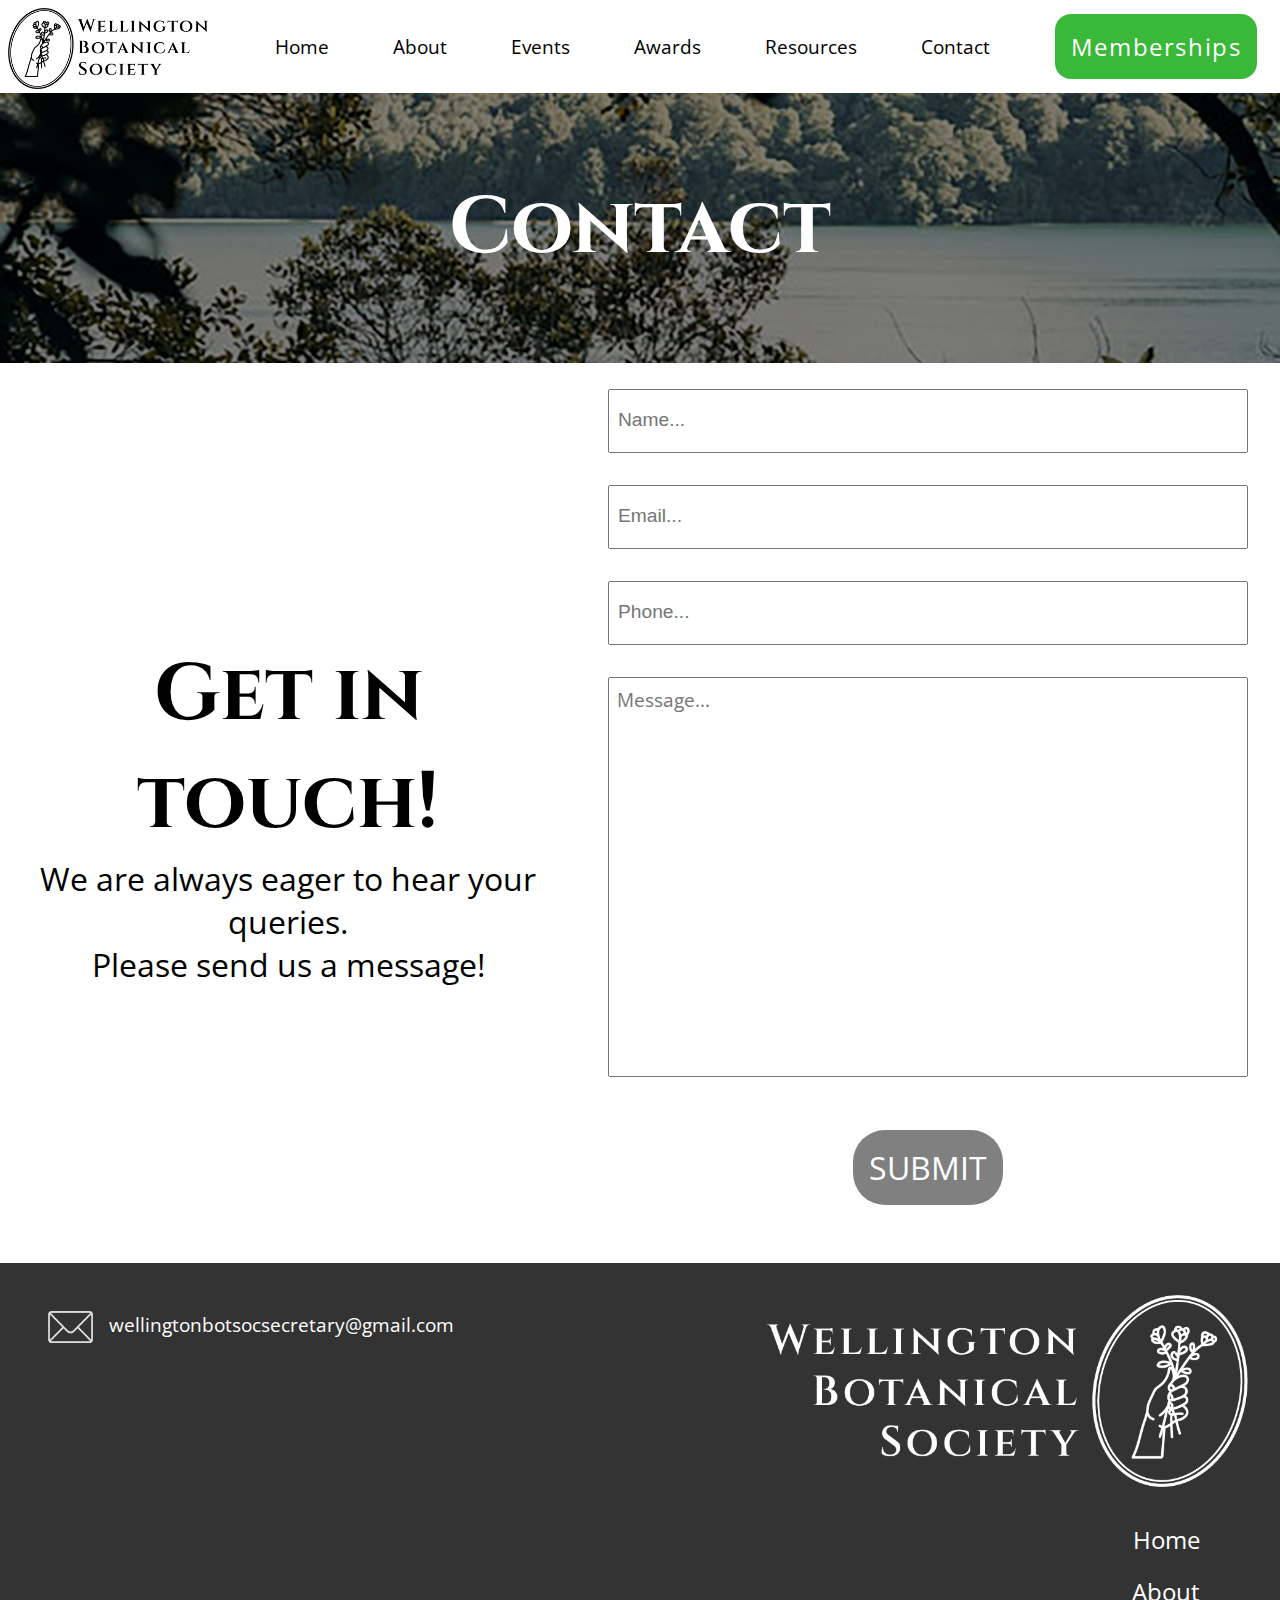
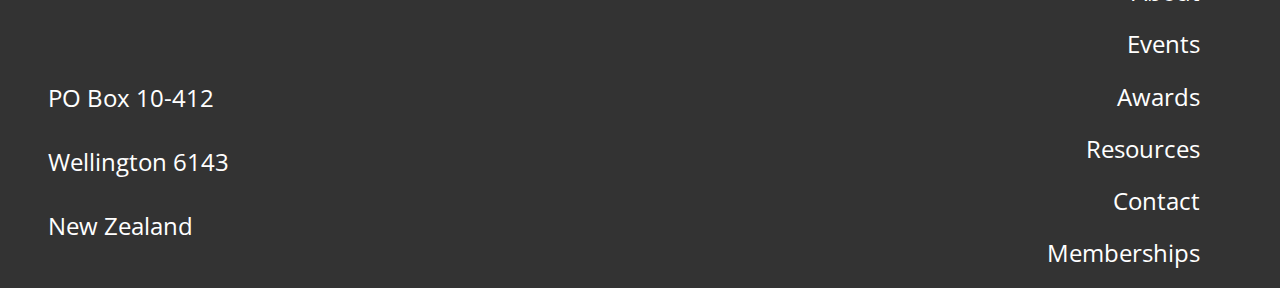
<file: wbs-sum1/html/contact.html>
<!DOCTYPE html>
<html lang="en">
<head>
    <meta charset="UTF-8">
    <meta http-equiv="X-UA-Compatible" content="IE=edge">
    <meta name="viewport" content="width=device-width, initial-scale=1.0">
    <script src="https://cdnjs.cloudflare.com/ajax/libs/jquery/3.6.0/jquery.min.js"></script>
    <title>Wellington Botanical Society</title>
    <link rel="preconnect" href="https://fonts.googleapis.com">
    <link rel="preconnect" href="https://fonts.gstatic.com" crossorigin>
    <link href="https://fonts.googleapis.com/css2?family=Cinzel:wght@400;500;600&family=Open+Sans&family=Playfair+Display+SC:wght@700&display=swap" rel="stylesheet">
    <link rel="stylesheet" href="../css/style.css">
</head>



<body>
  
  
  



  
    <header class="header">
        
        <nav class="header-nav">
                
            <a href="../html/index.html"><img class="header-nav__logo" src="../img/icons/wbs-mainlogo.png" alt="logo"></a>
                
                
            <ul class="header-nav__ul">
                <a href="../html/index.html"><li class="header-nav__li">Home</li></a>
                <a href="../html/about.html"><li class="header-nav__li">About</li></a>
                <a href="../html/events.html"><li class="header-nav__li">Events</li></a>
                <a href="../html/awards.html"><li class="header-nav__li">Awards</li></a>
                <a href="../html/resources.html"><li class="header-nav__li">Resources</li></a>
                <a href="../html/contact.html"><li class="header-nav__li">Contact</li></a>
            </ul>
        
            <a href="../html/membership.html"><button class="membership-btn">Memberships</button></a>            

        <img class="hamburger" id="hamburger" src="../img/icons/hamburger.svg" alt="hamburger">        
        
        </nav>    

                


        <div id="nav-mobile" class="nav-mobile" style="display:none">
            <ul class="nav-mobile__ul">
                <a href="../html/index.html"><li class="nav-mobile__li">Home</li></a>
                <a href="../html/about.html"><li class="nav-mobile__li">About</li></a>
                <a href="../html/events.html"><li class="nav-mobile__li">Events</li></a>
                <a href="../html/awards.html"><li class="nav-mobile__li">Awards</li></a>
                <a href="../html/resources.html"><li class="nav-mobile__li">Resources</li></a>
                <a href="../html/contact.html"><li class="nav-mobile__li">Contact</li></a>
                <a href="../html/membership.html"><li class="nav-mobile__li">Memberships</li></a>
            </ul>
        </div>
            
            
    </header>



    <section class="contact-intro">
        <h1 class="contact-intro__header">Contact</h1>
    </section>






    <section class="contact-container">
        

            <div class="contact-container__text">
                <h1 class="contact-container__header">Get in touch!</h1>
                <p class="contact-container__paragraph">
                    We are always eager to hear your queries. <br>Please send us a message!
                </p>
            </div>

        
        <div class="contact-container__form">
            
            <form>
                
                
                
                <div class="contact-container__div">    
                    <input type="text" class="contact-form" placeholder="Name...">
                </div>    
                
                
                
                <div class="contact-container__div">    
                    <input type="text" class="contact-form" placeholder="Email...">
                </div>    
                
                
                
                <div class="contact-container__div">    
                    <input type="text" class="contact-form" placeholder="Phone...">
                </div>    
                
                
                
                <div class="contact-container__div">    
                    <textarea placeholder="Message..."  class="contact-form__message"></textarea>
                </div>
            
                <button class="contact-form__button">submit</button>
            
            </form>
        
        </div>

    </section>












    <footer class="footer">

        <div class="footer-left">
            <div class="footer-email">
                <img class="footer-semiotic" src="../img/icons/email.png" alt="email-logo">
                <p class="footer-paragraph">   
                    wellingtonbotsocsecretary@gmail.com
                </p>
            </div>

            <br>

            <div class="footer-pobox">
                <p class="pobox">
                    PO Box 10-412<br>
                    Wellington 6143<br>
                    New Zealand<br>
                </p>
            </div>
        </div>



        <div class="footer-right">
            <nav class="footer-nav">

                <a href="index.html"><img class="footer-logo" src="../img/icons/wbslogo-white.png" alt="wbs-logo"></a>
        
                <br>
                    
                    <ul class="footer-nav__list">
                        <a href="index.html"><li class="footer-nav__list-items">Home</li></a>
        
                        <a href="about.html"><li class="footer-nav__list-items">About</li></a>
        
                        <a href="events.html"><li class="footer-nav__list-items">Events</li></a>
        
                        <a href="awards.html"><li class="footer-nav__list-items">Awards</li></a>
        
                        <a href="resources.html"><li class="footer-nav__list-items">Resources</li></a>

                        <a href="contact.html"><li class="footer-nav__list-items">Contact</li></a>

                        <a href="membership.html"><li class="footer-nav__list-items">Memberships</li></a>
                    </ul>
                </nav>
        </div>


    </footer>

    <script src="../script.js"></script>
</body>



</html>
</file>
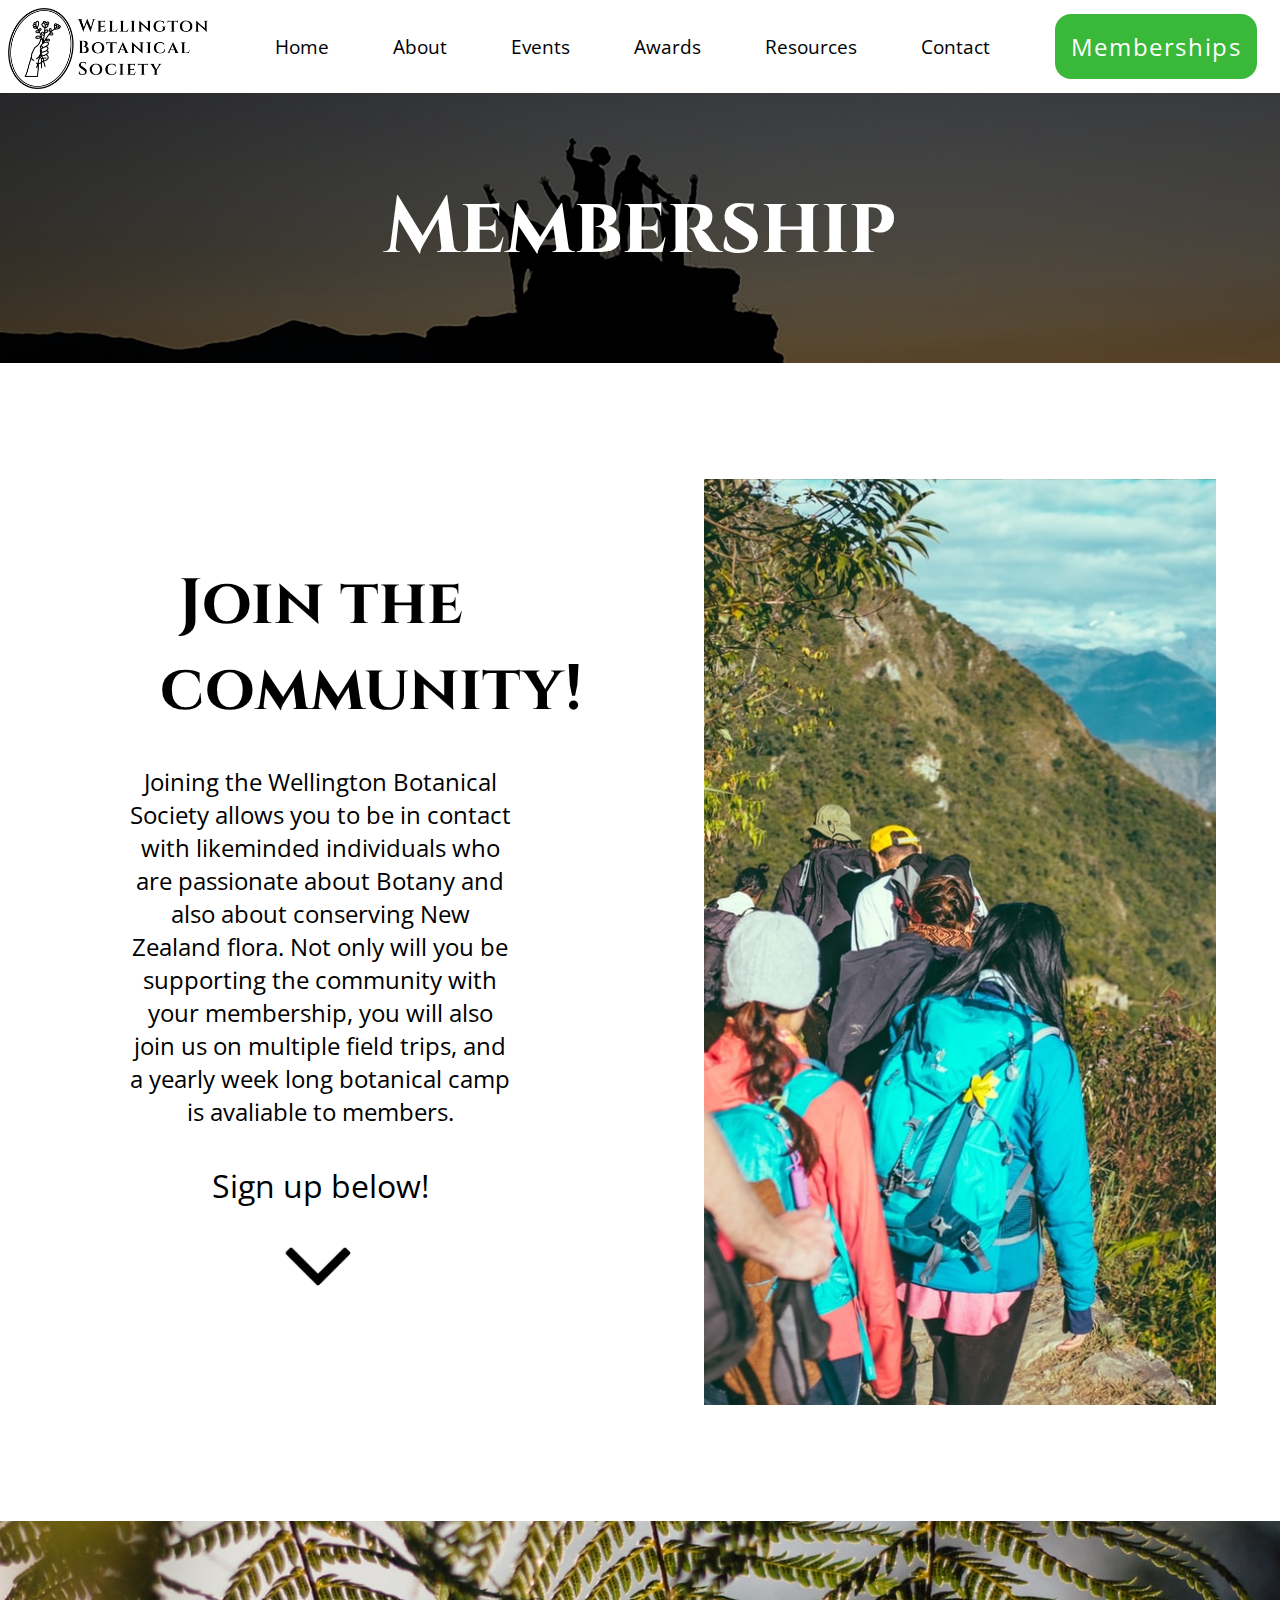
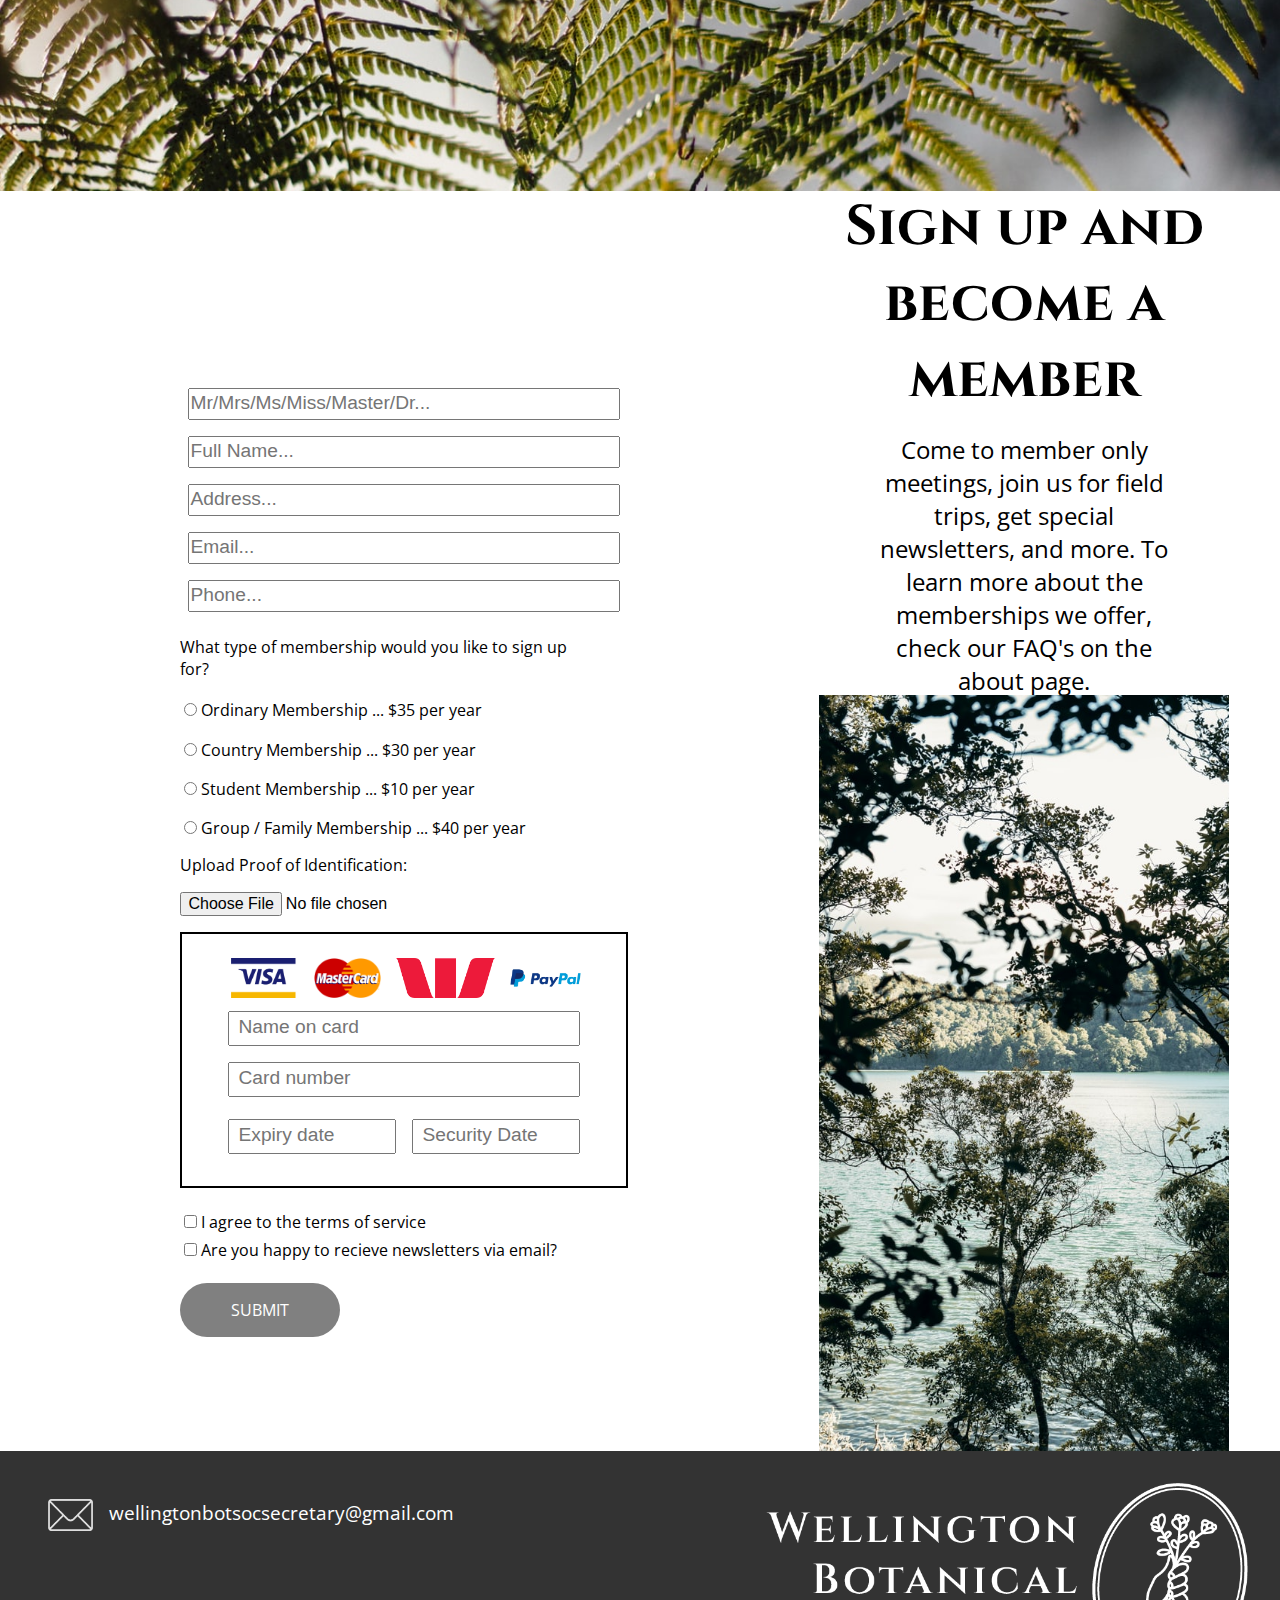
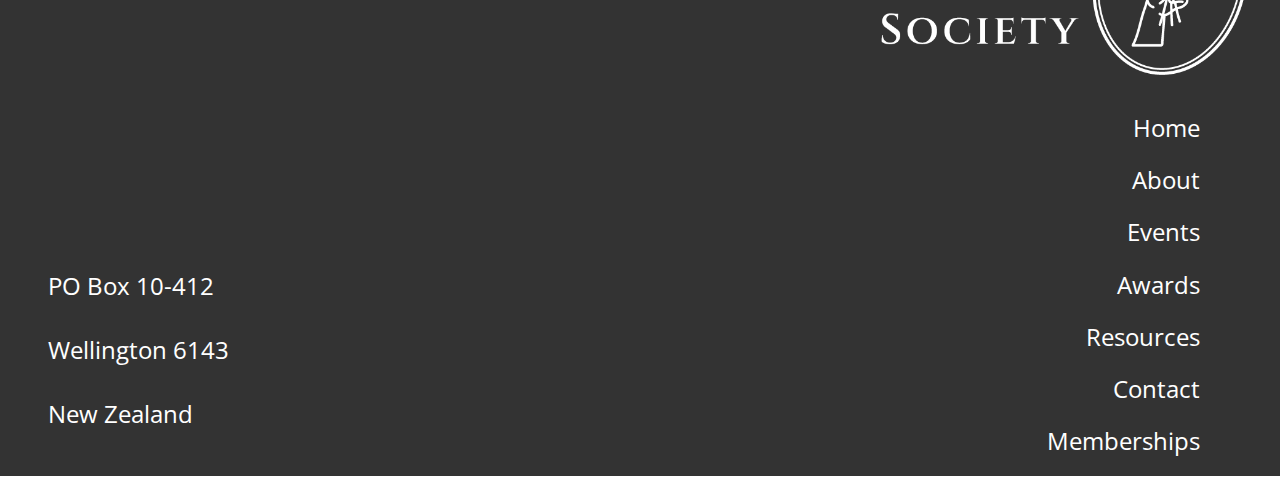
<file: wbs-sum1/html/membership.html>
<!DOCTYPE html>
<html lang="en">
<head>
    <meta charset="UTF-8">
    <meta http-equiv="X-UA-Compatible" content="IE=edge">
    <meta name="viewport" content="width=device-width, initial-scale=1.0">
    <script src="https://cdnjs.cloudflare.com/ajax/libs/jquery/3.6.0/jquery.min.js"></script>
    <title>Wellington Botanical Society</title>
    <link rel="preconnect" href="https://fonts.googleapis.com">
    <link rel="preconnect" href="https://fonts.gstatic.com" crossorigin>
    <link href="https://fonts.googleapis.com/css2?family=Cinzel:wght@400;500;600&family=Open+Sans&family=Playfair+Display+SC:wght@700&display=swap" rel="stylesheet">
    <link rel="stylesheet" href="../css/style.css">
</head>



<body>
  
  
  



  
    <header class="header">
        
        <nav class="header-nav">
                
            <a href="../html/index.html"><img class="header-nav__logo" src="../img/icons/wbs-mainlogo.png" alt="logo"></a>
                
                
            <ul class="header-nav__ul">
                <a href="../html/index.html"><li class="header-nav__li">Home</li></a>
                <a href="../html/about.html"><li class="header-nav__li">About</li></a>
                <a href="../html/events.html"><li class="header-nav__li">Events</li></a>
                <a href="../html/awards.html"><li class="header-nav__li">Awards</li></a>
                <a href="../html/resources.html"><li class="header-nav__li">Resources</li></a>
                <a href="../html/contact.html"><li class="header-nav__li">Contact</li></a>
            </ul>
        
            <a href="../html/membership.html"><button class="membership-btn">Memberships</button></a>            

        <img class="hamburger" id="hamburger" src="../img/icons/hamburger.svg" alt="hamburger">        
        
        </nav>    

                


        <div id="nav-mobile" class="nav-mobile" style="display:none">
            <ul class="nav-mobile__ul">
                <a href="../html/index.html"><li class="nav-mobile__li">Home</li></a>
                <a href="../html/about.html"><li class="nav-mobile__li">About</li></a>
                <a href="../html/events.html"><li class="nav-mobile__li">Events</li></a>
                <a href="../html/awards.html"><li class="nav-mobile__li">Awards</li></a>
                <a href="../html/resources.html"><li class="nav-mobile__li">Resources</li></a>
                <a href="../html/contact.html"><li class="nav-mobile__li">Contact</li></a>
                <a href="../html/membership.html"><li class="nav-mobile__li">Memberships</li></a>
            </ul>
        </div>
            
            
    </header>

    <section class="membership-intro">
        <h1 class="membership-intro__header">Membership</h1>
    </section>




    <section class="membership-welcome__container">
       
        
        <div class="membership-welcome__info">
            <h1 class="membership-welcome__header">Join the community!</h1>
            <p class="membership-welcome__paragraph">Joining the Wellington Botanical Society allows you to be in contact with likeminded individuals who are passionate about Botany and also about conserving New Zealand flora. Not only will you be supporting the community with your membership, you will also join us on multiple field trips, and a yearly week long botanical camp is avaliable to members.</p>
            <br><br>
            <p class="membership-welcome__signup">Sign up below!</p>
            <img src="../img/icons/arrow.png" alt="arrow" class="membership-arrow">
        </div>


        <div class="membership-welcome__photo">
            <div class="membership-welcome__pic"></div>
        </div>
    
    </section>




    <section class="membership-break"></section>





    <section id="membership-form__container" class="membership-form__container">
        
        
        <div class="membership-form__left">
            <div class="membership-form__container-fillin">
                <input type="text" class="membership-form__left-title" placeholder="Mr/Mrs/Ms/Miss/Master/Dr...">
                <input type="text" class="membership-form__left-title" placeholder="Full Name...">
                <input type="text" class="membership-form__left-title" placeholder="Address...">
                <input type="text" class="membership-form__left-title" placeholder="Email...">
                <input type="text" class="membership-form__left-title" placeholder="Phone...">
                
                <p class="membership-form__left-text">What type of membership would you like to sign up for?</p>

                <div class="input-membership">
                    <input type="radio" id="ordinary" name="membership-type" value="Ordinary Membership" class="membership-form__left-radio">
                    <label for="ordinary">Ordinary Membership ... $35 per year</label>
                </div> 
                <div class="input-membership"> 
                    <input type="radio" id="country" name="membership-type" value="Country Membership" class="membership-form__left-radio">
                    <label for="country">Country Membership ... $30 per year</label>
                </div>
                <div class="input-membership">   
                    <input type="radio" id="student" name="membership-type" value="Student Membership" class="membership-form__left-radio">
                    <label for="student">Student Membership ... $10 per year</label>
                </div>    
                <div class="input-membership"> 
                    <input type="radio" id="family" name="membership-type" value="Family Membership" class="membership-form__left-radio">
                    <label for="family">Group / Family Membership ... $40 per year</label>
                </div> 

                <div class="input-membership__id">
                    <label for="upload-id">Upload Proof of Identification:</label>  
                    <input type="file" class="upload-id" id="upload-id">
                </div>
                


                <div class="payment">
                    
                    <div class="payment-icons">

                        <img class="payment-icons__img" src="../img/payment/visa.jpg" alt="visa-logo">
                        <img class="payment-icons__img" src="../img/payment/mastercard.png" alt="mastercard-logo">
                        <img class="payment-icons__img" src="../img/payment/westpac.png" alt="westpac-logo">
                        <img class="payment-icons__img" src="../img/payment/paypal.jpg" alt="paypal-logo">
                    
                    </div>



                    <div class="payment-details">

                        <input type="text" class="payment-details__one" placeholder="Name on card">
                        <input type="text" class="payment-details__two" placeholder="Card number">
                    </div>    
                        
                    <div class="payment-details__div-two">   
                        <input type="text" class="payment-details__three" placeholder="Expiry date">
                        <input type="text" class="payment-details__four" placeholder="Security Date">

                    </div>

                </div>

                <div class="input-membership">
                    <input type="checkbox" class="deets">
                    <label for="terms">I agree to the terms of service</label>
                </div>

                <div class="input-membership">
                    <input type="checkbox" class="deets-two">
                    <label for="recieve">Are you happy to recieve newsletters via email?</label>
                </div>

                <button class="membership-submit">submit</button>
            </div>
        </div>
        
        
        
        
        
        
        <div class="membership-form__right">
            <div class="form-right__info">
                <h1 class="form-right__header">Sign up and become a member</h1>
                <p class="form-right__paragraph">
                    Come to member only meetings, join us for field trips, get special newsletters, and more. To learn more about the memberships we offer, check our FAQ's on the about page.
                </p>
            </div>
            <div class="form-right__photo">
                <div class="form-right__pic"></div>
            </div>
        </div>
    
    
    
    </section>







    <footer class="footer">

        <div class="footer-left">
            <div class="footer-email">
                <img class="footer-semiotic" src="../img/icons/email.png" alt="email-logo">
                <p class="footer-paragraph">   
                    wellingtonbotsocsecretary@gmail.com
                </p>
            </div>

            <br>

            <div class="footer-pobox">
                <p class="pobox">
                    PO Box 10-412<br>
                    Wellington 6143<br>
                    New Zealand<br>
                </p>
            </div>
        </div>



        <div class="footer-right">
            <nav class="footer-nav">

                <a href="index.html"><img class="footer-logo" src="../img/icons/wbslogo-white.png" alt="wbs-logo"></a>
        
                <br>
                    
                    <ul class="footer-nav__list">
                        <a href="index.html"><li class="footer-nav__list-items">Home</li></a>
        
                        <a href="about.html"><li class="footer-nav__list-items">About</li></a>
        
                        <a href="events.html"><li class="footer-nav__list-items">Events</li></a>
        
                        <a href="awards.html"><li class="footer-nav__list-items">Awards</li></a>
        
                        <a href="resources.html"><li class="footer-nav__list-items">Resources</li></a>

                        <a href="contact.html"><li class="footer-nav__list-items">Contact</li></a>

                        <a href="membership.html"><li class="footer-nav__list-items">Memberships</li></a>
                    </ul>
                </nav>
        </div>


    </footer>

    <script src="../script.js"></script>
</body>



</html>
</file>
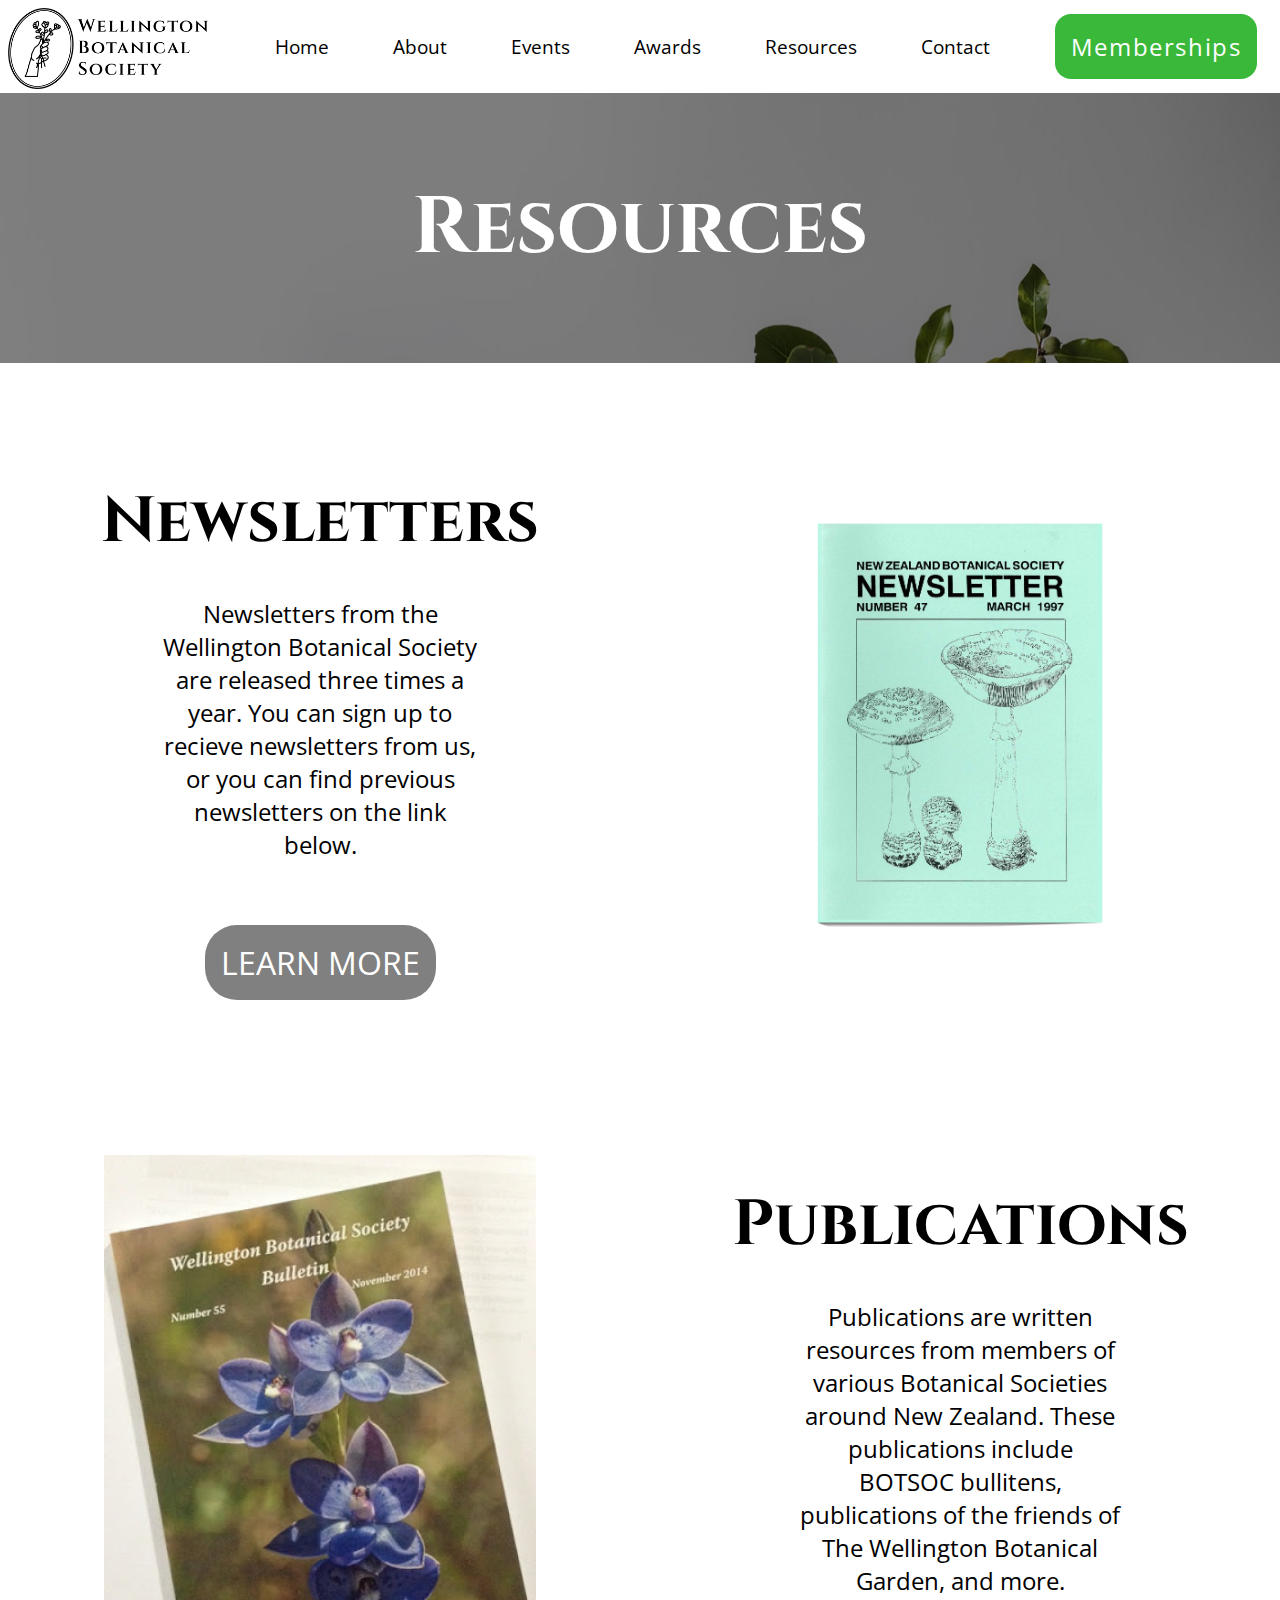
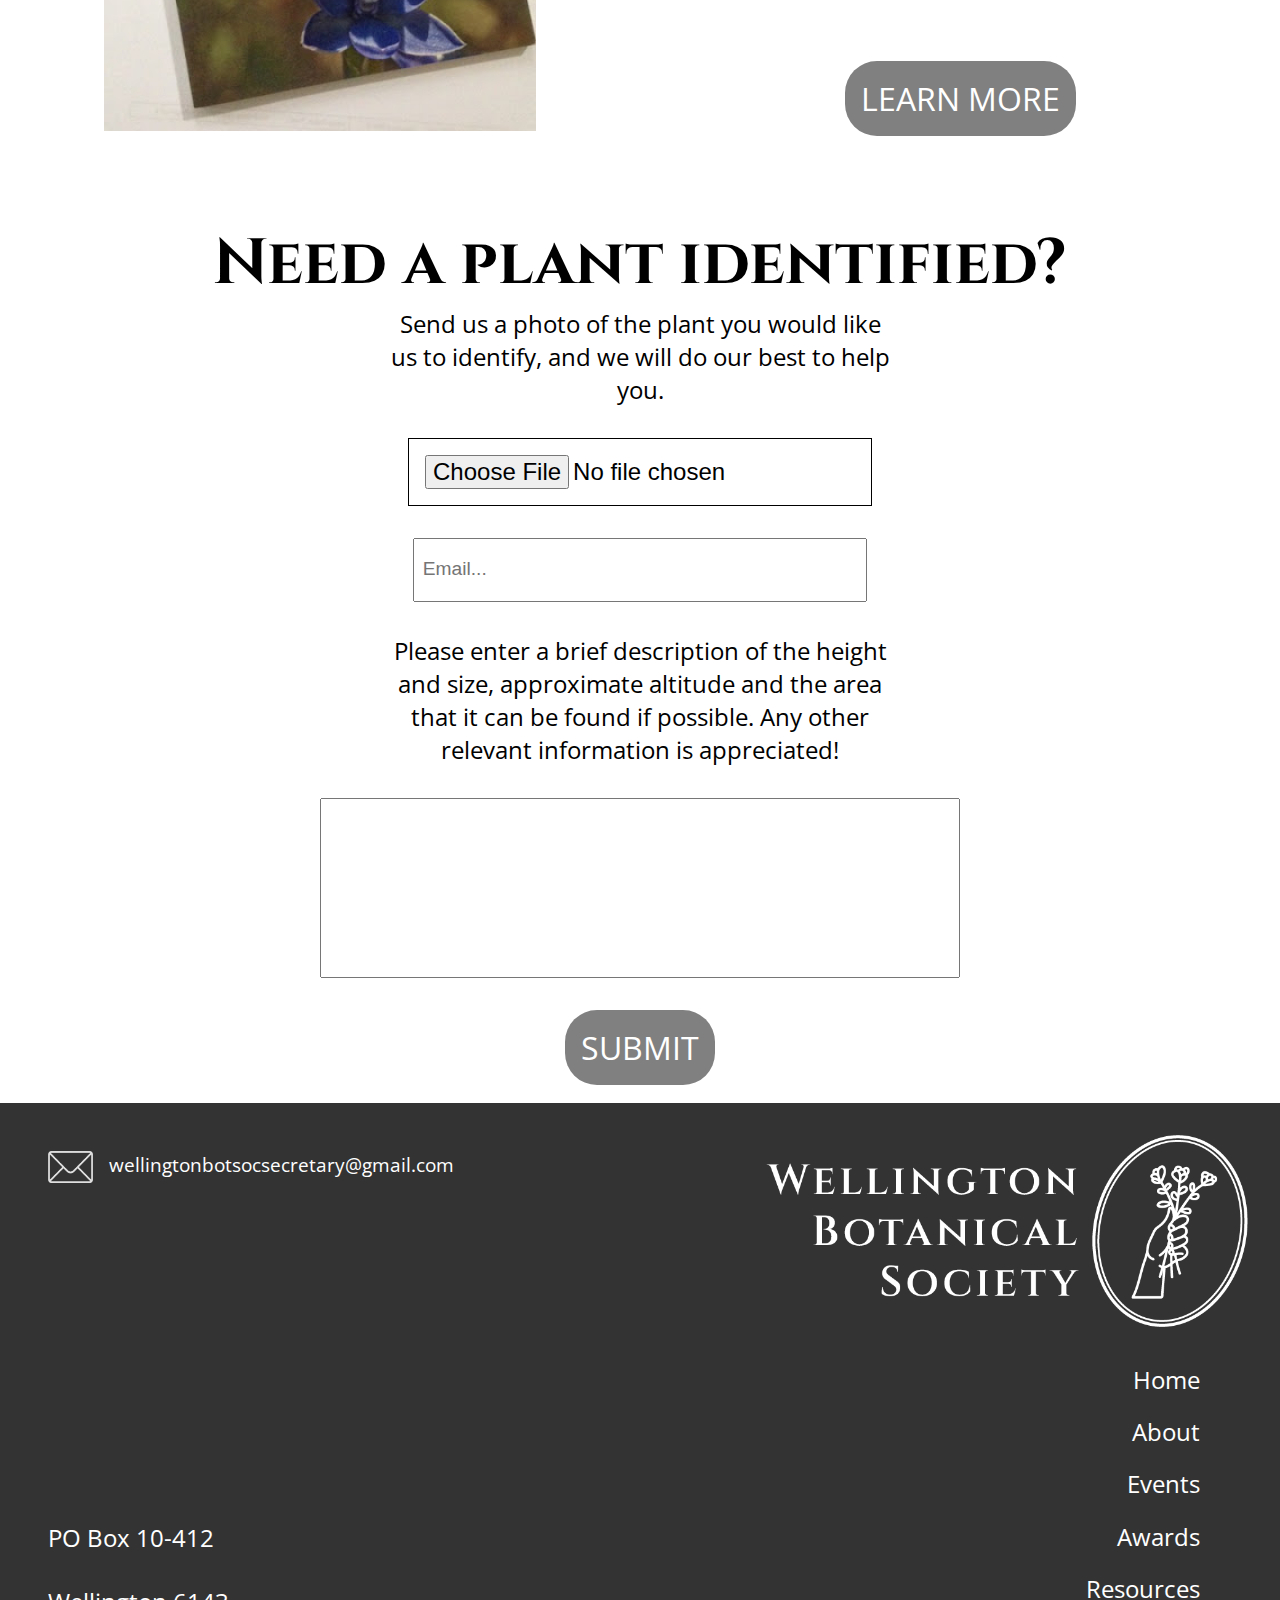
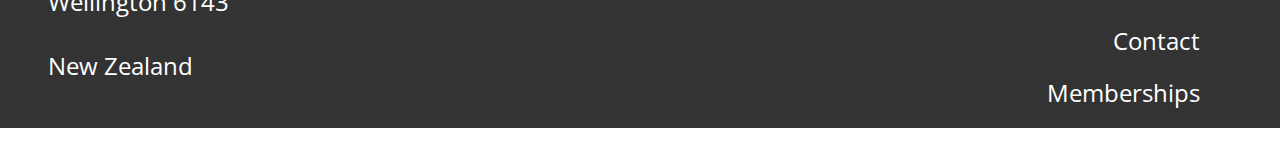
<file: wbs-sum1/html/resources.html>
<!DOCTYPE html>
<html lang="en">
<head>
    <meta charset="UTF-8">
    <meta http-equiv="X-UA-Compatible" content="IE=edge">
    <meta name="viewport" content="width=device-width, initial-scale=1.0">
    <script src="https://cdnjs.cloudflare.com/ajax/libs/jquery/3.6.0/jquery.min.js"></script>
    <title>Wellington Botanical Society</title>
    <link rel="preconnect" href="https://fonts.googleapis.com">
    <link rel="preconnect" href="https://fonts.gstatic.com" crossorigin>
    <link href="https://fonts.googleapis.com/css2?family=Cinzel:wght@400;500;600&family=Open+Sans&family=Playfair+Display+SC:wght@700&display=swap" rel="stylesheet">
    <link rel="stylesheet" href="../css/style.css">
</head>



<body>
  
  
  



  
    <header class="header">
        
        <nav class="header-nav">
                
            <a href="../html/index.html"><img class="header-nav__logo" src="../img/icons/wbs-mainlogo.png" alt="logo"></a>
                
                
            <ul class="header-nav__ul">
                <a href="../html/index.html"><li class="header-nav__li">Home</li></a>
                <a href="../html/about.html"><li class="header-nav__li">About</li></a>
                <a href="../html/events.html"><li class="header-nav__li">Events</li></a>
                <a href="../html/awards.html"><li class="header-nav__li">Awards</li></a>
                <a href="../html/resources.html"><li class="header-nav__li">Resources</li></a>
                <a href="../html/contact.html"><li class="header-nav__li">Contact</li></a>
            </ul>
        
            <a href="../html/membership.html"><button class="membership-btn">Memberships</button></a>            

        <img class="hamburger" id="hamburger" src="../img/icons/hamburger.svg" alt="hamburger">        
        
        </nav>    

                


        <div id="nav-mobile" class="nav-mobile" style="display:none">
            <ul class="nav-mobile__ul">
                <a href="../html/index.html"><li class="nav-mobile__li">Home</li></a>
                <a href="../html/about.html"><li class="nav-mobile__li">About</li></a>
                <a href="../html/events.html"><li class="nav-mobile__li">Events</li></a>
                <a href="../html/awards.html"><li class="nav-mobile__li">Awards</li></a>
                <a href="../html/resources.html"><li class="nav-mobile__li">Resources</li></a>
                <a href="../html/contact.html"><li class="nav-mobile__li">Contact</li></a>
                <a href="../html/membership.html"><li class="nav-mobile__li">Memberships</li></a>
            </ul>
        </div>
            
            
    </header>

    <section class="resources-intro">
        <h1 class="resources-intro__header">Resources</h1>
    </section>





    <section class="newsletter-container">
        <div class="newsletter-info">
            <h1 class="newsletter-info__header">Newsletters</h1>
            <p class="newsletter-info__paragraph">Newsletters from the Wellington Botanical Society are released three times a year. You can sign up to recieve newsletters from us, or you can find previous newsletters on the link below. </p>
            <button class="newsletter-btn">learn more</button>
        </div>

        <div class="newsletter-photo">
            <div class="newsletter-pic"></div>
        </div>
    </section>








    <section class="publications-container">
        <div class="publications-photo">
            <div class="publications-photo__pic"></div>
        </div>

        <div class="publications-info">
            <h1 class="publications-info__header">Publications</h1>
            <p class="publications-info__paragraph">Publications are written resources from members of various Botanical Societies around New Zealand. These publications include BOTSOC bullitens, publications of the friends of The Wellington Botanical Garden, and more.</p>
            <button class="publications-btn">learn more</button>
        </div>
    </section>




    <section class="identification-container">
        <h1 class="identification-header">Need a plant identified?</h1>
        <p class="identification-info">Send us a photo of the plant you would like us to identify, and we will do our best to help you.</p>
        <input type="file" class="identification-file" accept="image/*">
        <input type="text" placeholder="Email..." class="identification-email">
        <p class="identification-info">Please enter a brief description of the height and size, approximate altitude and the area that it can be found if possible. Any other relevant information is appreciated!</p>
        <input type="text-area" class="identification-textarea">
        <button class="identification-submit">submit</button>
    </section>








    <footer class="footer">

        <div class="footer-left">
            <div class="footer-email">
                <img class="footer-semiotic" src="../img/icons/email.png" alt="email-logo">
                <p class="footer-paragraph">   
                    wellingtonbotsocsecretary@gmail.com
                </p>
            </div>

            <br>

            <div class="footer-pobox">
                <p class="pobox">
                    PO Box 10-412<br>
                    Wellington 6143<br>
                    New Zealand<br>
                </p>
            </div>
        </div>



        <div class="footer-right">
            <nav class="footer-nav">

                <a href="index.html"><img class="footer-logo" src="../img/icons/wbslogo-white.png" alt="wbs-logo"></a>
        
                <br>
                    
                    <ul class="footer-nav__list">
                        <a href="index.html"><li class="footer-nav__list-items">Home</li></a>
        
                        <a href="about.html"><li class="footer-nav__list-items">About</li></a>
        
                        <a href="events.html"><li class="footer-nav__list-items">Events</li></a>
        
                        <a href="awards.html"><li class="footer-nav__list-items">Awards</li></a>
        
                        <a href="resources.html"><li class="footer-nav__list-items">Resources</li></a>

                        <a href="contact.html"><li class="footer-nav__list-items">Contact</li></a>

                        <a href="membership.html"><li class="footer-nav__list-items">Memberships</li></a>
                    </ul>
                </nav>
        </div>


    </footer>

    <script src="../script.js"></script>
</body>



</html>
</file>
<file: wbs-sum1/css/style.css>
* {
  margin: 0;
  padding: 0;
  box-sizing: border-box;
  text-decoration: none; }

a {
  color: inherit; }

body {
  overflow-x: hidden; }

.header {
  min-height: 10vh;
  width: 100vw; }
  .header-nav {
    display: flex;
    align-items: center;
    justify-content: space-between; }
  .header-nav__logo {
    height: 9vh;
    margin-left: 0.5rem;
    margin-top: 0.5rem; }
  .header-nav__ul {
    display: flex;
    list-style: none; }
  .header-nav__li {
    padding: 2rem;
    font-family: 'Open Sans', sans-serif;
    font-size: 1.2rem; }
  .header .nav-mobile {
    display: none;
    width: 100vw;
    height: 90vh;
    background: url(../img/overlay/cute-plant-overlay.png);
    background-position: center;
    background-size: cover;
    background-repeat: no-repeat;
    z-index: 5;
    display: flex;
    justify-content: center;
    align-items: center;
    text-align: center; }
    .header .nav-mobile__ul {
      font-size: 2rem;
      list-style: none; }
    .header .nav-mobile__li {
      padding: 1rem;
      font-family: 'Open Sans', sans-serif;
      letter-spacing: 0.1rem;
      color: white; }

.membership-btn {
  font-size: 1.5rem;
  padding: 1rem;
  border-radius: 1rem;
  color: white;
  background: #39b839;
  border: none;
  cursor: pointer;
  font-family: 'Open Sans', sans-serif;
  letter-spacing: 0.1rem;
  margin-right: 2.5vh; }
  .membership-btn .membership-btn:hover {
    background: black;
    transition: 0.2s all ease; }

.hamburger {
  height: 2rem;
  padding-right: 2rem;
  cursor: pointer;
  display: none; }

@media (max-width: 600px) {
  .header-nav__ul {
    display: none; }

  .hamburger {
    display: block; }

  .membership-btn {
    display: none !important; } }
@media (min-width: 601px) and (max-width: 1023px) {
  .header-nav__ul {
    display: none; }

  .hamburger {
    display: block; }

  .membership-btn {
    display: none; } }
.intro-section {
  height: 90vh;
  width: 100vw;
  background: url(../img/ferns.jpg);
  background-position: center;
  background-size: cover; }
  .intro-section .intro-div__one {
    background: rgba(0, 0, 0, 0.5);
    height: 100%;
    width: 55%;
    display: flex;
    float: right;
    flex-direction: column;
    justify-content: center;
    align-items: flex-start; }
  @media (max-width: 600px) {
    .intro-section .intro-div__one {
      width: 100%;
      justify-content: center;
      align-items: center;
      text-align: center; } }
  @media (min-width: 601px) and (max-width: 1023px) {
    .intro-section .intro-div__one {
      width: 100%;
      display: flex;
      justify-content: center;
      align-items: center;
      text-align: center; } }

.intro-header {
  font-family: 'Cinzel', serif;
  font-size: 5rem;
  color: white;
  width: 80%;
  margin-left: 3rem; }

@media (max-width: 600px) {
  .intro-header {
    font-size: 3rem;
    margin: 0 auto; } }
@media (min-width: 601px) and (max-width: 1023px) {
  .intro-header {
    font-size: 4rem;
    margin: 0 auto; } }
.intro-paragraph {
  font-family: 'Open Sans', sans-serif;
  font-size: 2rem;
  color: white;
  margin: 3rem;
  width: 50%; }

@media (max-width: 600px) {
  .intro-paragraph {
    font-size: 1.4rem;
    margin: 0 auto; } }
@media (min-width: 601px) and (max-width: 1023px) {
  .intro-paragraph {
    font-size: 1.7rem;
    margin: 0 auto; } }
.intro-btn__cta {
  font-family: 'Open Sans', sans-serif;
  text-transform: uppercase;
  font-size: 2rem;
  padding: 1rem;
  border-radius: 2rem;
  border: none;
  background: grey;
  color: white;
  cursor: pointer;
  margin-left: 3rem; }

@media (max-width: 600px) {
  .intro-btn__cta {
    margin: 0 auto;
    font-size: 1.5rem;
    margin-top: 2rem; } }
@media (min-width: 601px) and (max-width: 1023px) {
  .intro-btn__cta {
    margin: 0 auto;
    font-size: 1.5rem;
    margin-top: 2rem; } }
.welcome {
  height: 100vh;
  width: 100vw;
  display: flex; }
  .welcome-container {
    height: 100%;
    width: 50%;
    display: flex;
    flex-wrap: wrap;
    flex-direction: column;
    justify-content: center;
    align-items: center; }
  .welcome-container__pic {
    height: 80%;
    width: 80%;
    background: url(../img/greenery.jpeg);
    background-position: center;
    background-size: cover;
    background-repeat: no-repeat; }

@media (max-width: 600px) {
  .welcome {
    display: flex;
    flex-wrap: wrap-reverse;
    height: 50vh; }
    .welcome-container {
      display: none; }
    .welcome-container__pic {
      height: 100%;
      width: 100%; } }
@media (min-width: 601px) and (max-width: 1023px) {
  .welcome {
    height: 80vh;
    display: flex;
    flex-wrap: wrap-reverse; }
    .welcome-container {
      display: none; }
    .welcome-container__pic {
      height: 100%;
      width: 100%; } }
.welcome-container__two {
  height: 100%;
  width: 50%;
  display: flex;
  flex-direction: column;
  align-items: center;
  justify-content: center;
  overflow: hidden;
  background-repeat: no-repeat;
  background-size: cover; }

@media (max-width: 600px) {
  .welcome-container__two {
    height: 100%;
    width: 100%;
    background-image: linear-gradient(rgba(255, 255, 255, 0.7), rgba(255, 255, 255, 0.7)), url("../img/greenery.jpeg"); } }
@media (min-width: 601px) and (max-width: 1023px) {
  .welcome-container__two {
    height: 100%;
    width: 100%;
    background-image: linear-gradient(rgba(255, 255, 255, 0.7), rgba(255, 255, 255, 0.7)), url("../img/greenery.jpeg"); } }
.welcome-container__header {
  font-family: 'Cinzel', serif;
  font-size: 4rem;
  text-align: center;
  padding-top: 3rem;
  width: 70%; }

@media (max-width: 600px) {
  .welcome-container__header {
    font-size: 2rem; } }
.welcome-container__paragraph {
  font-family: 'Open Sans', sans-serif;
  font-size: 1.5rem;
  width: 50%;
  padding-top: 3rem;
  padding-bottom: 3rem;
  text-align: center; }

@media (max-width: 600px) {
  .welcome-container__paragraph {
    font-size: 1rem;
    padding-top: 2rem;
    padding-bottom: 3rem; } }
.welcome-container__btn {
  font-family: 'Open Sans', sans-serif;
  text-transform: uppercase;
  font-size: 2rem;
  padding: 1rem;
  border-radius: 2rem;
  border: none;
  background: grey;
  color: white;
  cursor: pointer; }

@media (max-width: 600px) {
  .welcome-container__btn {
    font-size: 1.5rem; } }
.welcome-container__btn:hover {
  background: black;
  transition: 0.2s all ease; }

.offers {
  height: 100vh;
  width: 100vw;
  display: grid;
  grid-template-columns: repeat(11, 1fr);
  grid-template-rows: repeat(8, 1fr); }

@media (max-width: 600px) {
  .offers {
    height: 140vh;
    width: 100vw;
    grid-template-columns: repeat(7, 1fr);
    grid-template-rows: repeat(6, 1fr); } }
@media (min-width: 601px) and (max-width: 1023px) {
  .offers {
    height: 130vh;
    grid-template-columns: repeat(7, 1fr);
    grid-template-rows: repeat(6, 1fr); } }
.offer-meeting {
  grid-column: 2/5;
  grid-row: 2/8;
  background: #fafafa;
  margin: 5%;
  display: flex;
  flex-direction: column;
  align-items: center;
  justify-content: space-evenly; }

@media (max-width: 600px) {
  .offer-meeting {
    grid-row: 1/3;
    grid-column: 1/8; } }
@media (min-width: 601px) and (max-width: 1023px) {
  .offer-meeting {
    grid-row: 1/3;
    grid-column: 1/8; } }
.offer-fieldtrip {
  grid-row: 2/8;
  grid-column: 5/8;
  background: #fafafa;
  margin: 5%;
  display: flex;
  flex-direction: column;
  align-items: center;
  justify-content: space-evenly; }

@media (max-width: 600px) {
  .offer-fieldtrip {
    grid-row: 3/5;
    grid-column: 1/8; } }
@media (min-width: 601px) and (max-width: 1023px) {
  .offer-fieldtrip {
    grid-row: 3/5;
    grid-column: 1/8; } }
.offer-award {
  grid-row: 2/8;
  grid-column: 8/11;
  background: #fafafa;
  margin: 5%;
  display: flex;
  flex-direction: column;
  align-items: center;
  justify-content: center;
  justify-content: space-evenly; }

@media (max-width: 600px) {
  .offer-award {
    grid-column: 1/8;
    grid-row: 5/7; } }
@media (min-width: 601px) and (max-width: 1023px) {
  .offer-award {
    grid-column: 1/8;
    grid-row: 5/7; } }
.offer-semiotic {
  height: 25%;
  border-radius: 360%; }

@media (max-width: 600px) {
  .offer-semiotic {
    height: 20%; } }
.offer-header {
  font-family: 'Cinzel', serif;
  font-size: 3.5rem; }

@media (max-width: 600px) {
  .offer-header {
    font-size: 2.5rem; } }
.offer-paragraph {
  font-family: 'Open Sans', sans-serif;
  font-size: 1.5rem;
  width: 75%;
  text-align: center; }

@media (max-width: 600px) {
  .offer-paragraph {
    font-size: 1.2rem; } }
@media (min-width: 601px) and (max-width: 1023px) {
  .offer-paragraph {
    font-size: 1.2rem; } }
.offer-btn {
  font-family: 'Open Sans', sans-serif;
  text-transform: uppercase;
  font-size: 2rem;
  padding: 1rem;
  border-radius: 2rem;
  border: none;
  background: grey;
  color: white;
  cursor: pointer; }

@media (max-width: 600px) {
  .offer-btn {
    font-size: 1.5rem; } }
@media (min-width: 601px) and (max-width: 1023px) {
  .offer-btn {
    font-size: 1.5rem; } }
.offer-btn:hover {
  background: black;
  transition: 0.2s all ease; }

.index-grid {
  height: 80vh;
  width: 100wv;
  display: grid;
  grid-template-rows: repeat(20, 1fr);
  grid-template-columns: repeat(20, 1fr); }

@media (max-width: 600px) {
  .index-grid {
    height: 60vh; } }
.index-grid__one {
  grid-column: 1/9;
  grid-row: 1/10;
  background: url(../img/index-grid/Asplenium-Gracillimum.jpg);
  background-position: center;
  background-size: cover;
  background-repeat: no-repeat;
  position: relative;
  margin-left: 0.5rem;
  margin-right: 0.5rem; }
  .index-grid__one .plant-one {
    color: white;
    font-size: 1.5rem;
    font-family: 'Open Sans', sans-serif;
    font-style: italic;
    padding: 0.5rem;
    position: absolute;
    bottom: 0;
    left: 0; }

@media (max-width: 600px) {
  .index-grid__one {
    grid-column: 1/15;
    grid-row: 1/7; } }
@media (min-width: 601px) and (max-width: 1023px) {
  .index-grid__one {
    grid-column: 10/21;
    grid-row: 14/21; } }
.index-grid__two {
  grid-column: 9/12;
  grid-row: 1/10;
  background: url();
  margin-right: 0.5rem;
  background: url(../img/index-grid/Leycesteria-Formosa.jpeg);
  background-position: center;
  background-size: cover;
  background-repeat: no-repeat;
  position: relative; }
  .index-grid__two .plant-two {
    color: white;
    font-size: 1.5rem;
    font-family: 'Open Sans', sans-serif;
    font-style: italic;
    padding: 0.5rem;
    position: absolute;
    bottom: 0;
    left: 0; }

@media (max-width: 600px) {
  .index-grid__two {
    grid-column: 15/21;
    grid-row: 1/7; } }
@media (min-width: 601px) and (max-width: 1023px) {
  .index-grid__two {
    grid-column: 7/12;
    grid-row: 1/8;
    margin-bottom: 0.5rem; } }
.index-grid__three {
  grid-column: 12/17;
  grid-row: 1/21;
  background: url(../img/index-grid/Asplenium-Lepidotum.jpg);
  margin-bottom: 0.5rem;
  margin-right: 0.5rem;
  background-position: center;
  background-size: cover;
  background-repeat: no-repeat;
  position: relative; }
  .index-grid__three .plant-three {
    color: white;
    font-size: 1.5rem;
    font-family: 'Open Sans', sans-serif;
    font-style: italic;
    padding: 0.5rem;
    position: absolute;
    bottom: 0;
    left: 0; }

@media (max-width: 600px) {
  .index-grid__three {
    grid-column: 15/21;
    grid-row: 11/21; } }
@media (min-width: 601px) and (max-width: 1023px) {
  .index-grid__three {
    grid-column: 1/7;
    grid-row: 1/14;
    margin-left: 0.5rem; } }
.index-grid__four {
  grid-column: 1/7;
  grid-row: 10/21;
  background: url(../img/index-grid/Sambucus-Nigra.jpg);
  background-position: center;
  background-size: cover;
  background-repeat: no-repeat;
  position: relative; }
  .index-grid__four .plant-four {
    color: white;
    font-size: 1.5rem;
    font-family: 'Open Sans', sans-serif;
    font-style: italic;
    padding: 0.5rem;
    position: absolute;
    bottom: 0;
    left: 0; }

@media (max-width: 600px) {
  .index-grid__four {
    grid-column: 1/10;
    grid-row: 7/11;
    margin-top: 0.5rem;
    margin-bottom: 0.5rem;
    margin-left: 0.5rem; } }
@media (min-width: 601px) and (max-width: 1023px) {
  .index-grid__four {
    grid-column: 7/14;
    grid-row: 8/14;
    margin-bottom: 0.5rem; } }
@media (min-width: 1024px) {
  .index-grid__four {
    margin-top: 0.5rem;
    margin-bottom: 0.5rem;
    margin-left: 0.5rem; } }
.index-grid__five {
  grid-column: 7/12;
  grid-row: 10/21;
  background: url(../img/index-grid/Hypericum-Androsaemum.jpg);
  background-position: center;
  background-size: cover;
  background-repeat: no-repeat;
  position: relative; }
  .index-grid__five .plant-five {
    color: white;
    font-size: 1.5rem;
    font-family: 'Open Sans', sans-serif;
    font-style: italic;
    padding: 0.5rem;
    position: absolute;
    top: 0;
    left: 0; }

@media (max-width: 600px) {
  .index-grid__five {
    grid-column: 1/15;
    grid-row: 11/15;
    margin: 0rem;
    margin-right: 0.5rem;
    margin-left: 0.5rem; } }
@media (min-width: 601px) and (max-width: 1023px) {
  .index-grid__five {
    grid-column: 1/10;
    grid-row: 14/21;
    margin-left: 0.5rem; } }
@media (min-width: 1024px) {
  .index-grid__five {
    margin: 0.5rem; } }
.index-grid__six {
  grid-column: 17/21;
  grid-row: 1/13;
  background: url(../img/index-grid/Loxogramme-dictyopteris.jpeg);
  margin-bottom: 0.5rem;
  margin-right: 0.5rem;
  background-position: center;
  background-size: cover;
  background-repeat: no-repeat;
  position: relative; }
  .index-grid__six .plant-six {
    color: white;
    font-size: 1.5rem;
    font-family: 'Open Sans', sans-serif;
    font-style: italic;
    padding: 0.5rem;
    position: absolute;
    bottom: 0;
    left: 0; }

@media (max-width: 600px) {
  .index-grid__six {
    grid-column: 10/21;
    grid-row: 7/11;
    margin-left: 0.5rem;
    margin-top: 0.5rem; } }
@media (min-width: 601px) and (max-width: 1023px) {
  .index-grid__six {
    grid-column: 12/21;
    grid-row: 1/8; } }
.index-grid__seven {
  grid-column: 17/21;
  grid-row: 13/21;
  background: url(../img/index-grid/Neomyrtus-pedunculata.jpeg);
  margin-bottom: 0.5rem;
  margin-right: 0.5rem;
  background-position: center;
  background-size: cover;
  background-repeat: no-repeat;
  position: relative; }
  .index-grid__seven .plant-seven {
    color: white;
    font-size: 1.5rem;
    font-family: 'Open Sans', sans-serif;
    font-style: italic;
    padding: 0.5rem;
    position: absolute;
    bottom: 0;
    left: 0; }

@media (max-width: 600px) {
  .index-grid__seven {
    grid-column: 1/15;
    grid-row: 15/21;
    margin-top: 0.5rem;
    margin-left: 0.5rem; } }
@media (min-width: 601px) and (max-width: 1023px) {
  .index-grid__seven {
    grid-column: 14/21;
    grid-row: 8/14;
    margin-left: 0.5rem; } }
.index-identify {
  min-height: 80vh;
  width: 100vw;
  display: flex;
  flex-direction: column;
  justify-content: center;
  align-items: center;
  justify-content: center; }
  .index-identify .index-identify__header {
    font-family: 'Cinzel', serif;
    font-size: 5rem;
    width: 40%;
    text-align: center; }
  .index-identify .index-identify__paragraph {
    font-family: 'Open Sans', sans-serif;
    font-size: 1.5rem;
    width: 30%;
    text-align: center;
    margin-top: 3rem;
    margin-bottom: 3rem; }
  .index-identify .index-identify__button {
    font-family: 'Open Sans', sans-serif;
    text-transform: uppercase;
    font-size: 2rem;
    padding: 1rem;
    border-radius: 2rem;
    border: none;
    background: grey;
    color: white;
    cursor: pointer; }
  .index-identify .index-identify__button:hover {
    background: black;
    transition: 0.2s all ease; }
  @media (max-width: 600px) {
    .index-identify {
      min-height: 60vh;
      padding: 4rem; }
      .index-identify__header {
        font-size: 3rem !important;
        line-height: 3rem;
        width: 90% !important; }
      .index-identify__paragraph {
        font-size: 1.2rem !important;
        width: 80% !important; } }
  @media (min-width: 601px) and (max-width: 1023px) {
    .index-identify {
      min-height: 80vh;
      padding: 3rem; }
      .index-identify__header {
        width: 90% !important;
        font-size: 4rem !important; }
      .index-identify__paragraph {
        width: 80% !important;
        font-size: 1.3rem !important; } }

footer {
  min-height: 50vh;
  background: #333;
  display: flex;
  flex-wrap: wrap;
  justify-content: space-between; }
  footer t
  .footer-left {
    min-height: 100%;
    width: 50%;
    position: relative; }
  footer .footer-email {
    min-height: 50%;
    width: 100%;
    display: flex; }
  footer .footer-semiotic {
    height: 2rem;
    margin-left: 3rem;
    margin-top: 3rem; }
  footer .footer-paragraph {
    color: white;
    padding-top: 3rem;
    padding-left: 1rem;
    font-size: 1.2rem; }
  footer .footer-pobox {
    position: absolute;
    padding: 3rem;
    width: 100%;
    color: white;
    text-align: bottom;
    margin-top: 1.5rem; }
  footer .pobox {
    line-height: 4rem; }
  footer .footer-right {
    min-height: 100%;
    width: 50%; }
  footer .footer-nav {
    float: right; }
  footer .footer-logo {
    height: 12rem;
    margin: 2rem;
    justify-content: flex-end; }
  footer .footer-nav__list {
    text-align: right;
    list-style: none;
    color: white;
    padding-right: 5rem; }
  footer .footer-nav__list-items {
    padding-bottom: 1.2rem;
    font-family: 'Open Sans', sans-serif;
    font-size: 1.5rem; }
  @media (max-width: 600px) {
    footer {
      min-height: 70vh;
      display: flex; }
      footer .footer-left {
        height: 10%;
        width: 100%; }
      footer .footer-email {
        height: 10%;
        width: 100%; }
      footer .footer-pobox {
        height: 10%;
        width: 100%; }
      footer .pobox {
        line-height: 2rem; }
      footer .footer-right {
        height: 50%;
        width: 100%; }
      footer .footer-logo {
        height: 8rem;
        margin-top: 15rem; } }
  @media (min-width: 601px) and (max-width: 1023px) {
    footer {
      height: 50vh; }
      footer .footer-left {
        height: 100%;
        width: 50%; }
      footer .footer-logo {
        height: 9rem;
        margin-bottom: 4.5rem; } }

.contact-intro {
  height: 30vh;
  width: 100vw;
  background: url(../img/overlay/contact-overlay.jpg);
  display: flex;
  justify-content: center;
  align-items: center;
  background-position: center;
  background-size: cover;
  background-repeat: no-repeat; }
  .contact-intro__header {
    font-size: 5rem;
    font-family: 'Cinzel';
    color: white; }

@media (max-width: 600px) {
  .contact-intro {
    height: 20vh; }
    .contact-intro__header {
      font-size: 3rem; } }
@media (min-width: 601px) and (max-width: 1023px) {
  .contact-intro {
    height: 25vh; }
    .contact-intro__header {
      font-size: 4rem; } }
.contact-container {
  min-height: 100vh;
  width: 100vw;
  display: flex;
  flex-wrap: wrap;
  justify-content: center;
  align-items: center;
  text-align: center; }
  .contact-container__text {
    height: 100%;
    width: 45%;
    display: flex;
    flex-direction: column;
    justify-content: center;
    align-items: center;
    text-align: center; }
  .contact-container__header {
    font-size: 5rem;
    font-family: 'Cinzel'; }
  .contact-container__paragraph {
    font-size: 2rem;
    font-family: 'Open sans', 'sans-serif'; }
  .contact-container__form {
    height: 100%;
    width: 55%;
    display: flex;
    align-items: center;
    justify-content: center;
    font-family: 'Open sans', 'sans-serif'; }

@media (max-width: 600px) {
  .contact-container {
    min-height: 85vh;
    width: 100vw;
    display: flex;
    flex-wrap: wrap; }
    .contact-container__text {
      height: 20%;
      width: 100%; }
    .contact-container__form {
      height: 80%;
      width: 100%; }
    .contact-container__header {
      font-size: 3rem;
      font-family: 'Cinzel';
      padding-top: 3rem; }
    .contact-container__paragraph {
      font-size: 1rem;
      font-family: 'Open sans', 'sans-serif';
      padding-bottom: 2rem; } }
@media (min-width: 601px) and (max-width: 1023px) {
  .contact-container {
    min-height: 90vh;
    width: 100vw;
    display: flex;
    flex-wrap: wrap; }
    .contact-container__text {
      height: 30%;
      width: 100%;
      /*             padding-top: 5rem; */ }
    .contact-container__form {
      height: 70%;
      width: 100%; }
    .contact-container__header {
      font-size: 3.5rem;
      font-family: 'Cinzel';
      padding-top: 3rem; }
    .contact-container__paragraph {
      font-size: 1.5rem;
      font-family: 'Open sans', 'sans-serif';
      padding-bottom: 2rem; } }
.contact-form {
  padding: 0.5rem;
  height: 4rem;
  width: 40rem; }
  .contact-form__message {
    font-family: 'Open sans', 'sans-serif';
    padding: 0.5rem; }
  .contact-form__button {
    font-family: 'Open Sans', sans-serif;
    text-transform: uppercase;
    font-size: 2rem;
    padding: 1rem;
    border-radius: 2rem;
    border: none;
    background: grey;
    color: white;
    cursor: pointer;
    margin-top: 2rem;
    margin-bottom: 3rem; }
  .contact-form__button:hover {
    background: black;
    transition: 0.2s all ease; }
  .contact-form__message {
    width: 100%;
    height: 25rem;
    resize: none; }

@media (max-width: 600px) {
  .contact-form {
    padding: 0.5rem;
    height: 4rem;
    width: 20rem; } }
@media (min-width: 601px) and (max-width: 1023px) {
  .contact-form {
    padding: 0.5rem;
    height: 4rem;
    width: 30rem; } }
.contact-container__div {
  padding: 1rem 0; }

::placeholder {
  font-size: 1.2rem; }

.events-intro {
  min-height: 30vh;
  width: 100vw;
  background: url(../img/overlay/waterfall-overlay.jpg);
  display: flex;
  justify-content: center;
  align-items: center;
  background-position: center;
  background-size: cover;
  background-repeat: no-repeat; }
  .events-intro__header {
    font-size: 5rem;
    font-family: 'Cinzel';
    color: white; }
  @media (max-width: 600px) {
    .events-intro .events-intro {
      min-height: 20vh; }
      .events-intro .events-intro__header {
        font-size: 3rem; } }
  @media (min-width: 601px) and (max-width: 1023px) {
    .events-intro .events-intro {
      min-height: 25vh; }
      .events-intro .events-intro__header {
        font-size: 4rem; } }

.events-meetings {
  min-height: 100vh;
  width: 100vw;
  display: flex;
  flex-wrap: wrap; }
  .events-meetings__nxt {
    min-height: 100%;
    width: 50%;
    display: flex;
    justify-content: center;
    align-items: center; }
  .events-meetings__nxt-pic {
    min-height: 80%;
    width: 80%;
    background: url(../img/wheat.jpeg);
    background-position: center;
    background-size: cover;
    background-repeat: no-repeat;
    display: flex;
    align-items: center;
    justify-content: center; }
  @media (max-width: 600px) {
    .events-meetings {
      min-height: 100vh; }
      .events-meetings__nxt {
        min-height: 50%;
        width: 100%; }
      .events-meetings__nxt-pic {
        min-height: 95%;
        width: 95%; } }
  @media (min-width: 601px) and (max-width: 1023px) {
    .events-meetings {
      min-height: 100vh; }
      .events-meetings__nxt {
        min-height: 50%;
        width: 100%; }
      .events-meetings__nxt-pic {
        min-height: 95%;
        width: 95%; } }

.next-meeting__overlay {
  min-height: 80%;
  width: 80%;
  background: rgba(0, 0, 0, 0.7);
  display: flex;
  align-items: center;
  flex-direction: column;
  justify-content: center;
  text-align: center;
  color: white; }
  .next-meeting__overlay-h2 {
    font-size: 4rem;
    font-family: 'Cinzel', serif;
    font-size: 4rem;
    padding-top: 2rem; }
  .next-meeting__overlay-p1 {
    padding: 3rem;
    font-size: 1.8rem; }
  .next-meeting__overlay-p2 {
    width: 80%;
    font-size: 1.4rem;
    padding-bottom: 2rem; }
  @media (max-width: 600px) {
    .next-meeting__overlay {
      min-height: 90%;
      width: 90%; }
      .next-meeting__overlay-h2 {
        font-size: 3rem !important; }
      .next-meeting__overlay-p1 {
        font-size: 1.5rem !important;
        padding: 1rem; }
      .next-meeting__overlay-p2 {
        font-size: 1rem !important; } }
  @media (min-width: 601px) and (max-width: 1023px) {
    .next-meeting__overlay {
      min-height: 90%;
      width: 90%; }
      .next-meeting__overlay-h2 {
        font-size: 3rem !important; }
      .next-meeting__overlay-p1 {
        font-size: 1.5rem !important;
        padding: 2rem; }
      .next-meeting__overlay-p2 {
        font-size: 1rem !important; } }

.events-meetings__info {
  min-height: 100vh;
  width: 50%;
  display: flex;
  flex-direction: column;
  justify-content: center;
  align-items: center;
  text-align: center; }
  .events-meetings__info-h1 {
    font-size: 5rem;
    padding-bottom: 3rem; }
  .events-meetings__info-p {
    width: 80%; }
  @media (max-width: 600px) {
    .events-meetings__info {
      min-height: 50%;
      width: 100%; }
      .events-meetings__info-h1 {
        font-size: 3rem;
        padding-bottom: 2rem; }
      .events-meetings__info-p {
        font-size: 1rem;
        width: 75%; } }
  @media (min-width: 601px) and (max-width: 1023px) {
    .events-meetings__info {
      min-height: 50%;
      width: 100%; }
      .events-meetings__info-h1 {
        font-size: 4rem;
        padding-bottom: 2rem; }
      .events-meetings__info-p {
        font-size: 1.3rem;
        width: 75%; } }

.programme {
  height: 100vh;
  width: 100vw;
  display: flex;
  flex-wrap: wrap; }
  .programme-info {
    height: 100%;
    width: 50%;
    display: flex;
    flex-direction: column;
    justify-content: center;
    align-items: center;
    text-align: center; }
  .programme-p {
    width: 70%;
    padding-top: 3rem;
    padding-bottom: 3rem; }
  .programme-btn {
    font-family: 'Open Sans', sans-serif;
    text-transform: uppercase;
    font-size: 2rem;
    padding: 1rem;
    border-radius: 2rem;
    border: none;
    background: grey;
    color: white;
    cursor: pointer; }
  .programme-btn:hover {
    background: black;
    transition: 0.2s all ease; }
  @media (max-width: 600px) {
    .programme-info {
      height: 40%;
      width: 100%; }
    .programme-h1 {
      font-size: 2rem;
      padding-top: 2rem; }
    .programme-p {
      font-size: 1rem;
      padding-top: 2rem;
      padding-bottom: 2rem; }
    .programme-btn {
      font-size: 1rem; } }
  @media (min-width: 601px) and (max-width: 1023px) {
    .programme-h1 {
      font-size: 3rem; }
    .programme-p {
      font-size: 1.3rem; }
    .programme-btn {
      font-size: 1.5rem; } }

.year-grid {
  height: 100%;
  width: 50%;
  display: grid;
  grid-template-columns: repeat(10, 1fr);
  grid-template-rows: repeat(10, 1fr); }
  .year-grid__one {
    grid-row: 2/4;
    grid-column: 2/10;
    background: url(../img/pukatea_2012.jpg);
    background-position: center;
    background-size: cover;
    background-repeat: no-repeat;
    margin-bottom: 0.5rem;
    border-radius: 1rem; }
  .year-grid__two {
    grid-row: 4/6;
    grid-column: 2/6;
    background: url(../img/Peraxilla_colensoi_2011.jpg);
    background-position: center;
    background-size: cover;
    background-repeat: no-repeat;
    margin-right: 0.5rem;
    border-radius: 1rem; }
  .year-grid__three {
    grid-row: 6/8;
    grid-column: 2/6;
    background: url(../img/QEII_2010.jpg);
    background-position: center;
    background-size: cover;
    background-repeat: no-repeat;
    border-radius: 1rem;
    margin-right: 0.5rem;
    margin-top: 0.5rem; }
  .year-grid__four {
    grid-row: 4/8;
    grid-column: 6/10;
    background: url(../img/woodburn_mamuku_2011.jpg);
    background-position: center;
    background-size: cover;
    background-repeat: no-repeat;
    border-radius: 1rem; }
  .year-grid__five {
    grid-row: 8/10;
    grid-column: 2/10;
    background: url(../img/Eglinton_Valley_2011.jpg);
    background-position: center;
    background-size: cover;
    background-repeat: no-repeat;
    border-radius: 1rem;
    margin-top: 0.5rem; }
  @media (max-width: 600px) {
    .year-grid {
      height: 60%;
      width: 100%; } }

.field-trip {
  min-height: 100vh;
  width: 100vw;
  background: url(../img/field-trip.jpeg);
  background-position: center;
  background-size: cover;
  background-repeat: no-repeat;
  display: flex;
  justify-content: center;
  align-items: center; }
  .field-trip__innard {
    min-height: 80%;
    width: 80%;
    background: rgba(0, 0, 0, 0.7);
    display: flex;
    flex-direction: column;
    justify-content: center;
    align-items: center;
    text-align: center; }
  .field-trip__h1 {
    font-size: 5.5rem;
    color: white;
    margin-top: 2rem; }
  .field-trip__p {
    width: 75%;
    color: white;
    padding-top: 3rem;
    font-size: 1.5rem;
    padding-bottom: 4rem; }
  .field-trip__btn {
    font-family: 'Open Sans', sans-serif;
    text-transform: uppercase;
    font-size: 2rem;
    padding: 1rem;
    border-radius: 2rem;
    border: none;
    background: grey;
    color: white;
    cursor: pointer;
    margin-bottom: 2rem; }
  .field-trip__btn:hover {
    background: black;
    transition: 0.2s all ease; }
  @media (min-width: 601px) and (max-width: 1023px) {
    .field-trip {
      min-height: 80vh; }
      .field-trip__innard {
        min-height: 85%;
        width: 85%; }
      .field-trip__h1 {
        font-size: 4rem; }
      .field-trip__p {
        font-size: 1.3rem; } }
  @media (max-width: 600px) {
    .field-trip {
      min-height: 60vh; }
      .field-trip__innard {
        min-height: 90%;
        width: 90%; }
      .field-trip__h1 {
        font-size: 2rem; }
      .field-trip__p {
        font-size: 1rem;
        padding-top: 2rem;
        padding-bottom: 2rem; }
      .field-trip__btn {
        font-size: 1rem; } }

.resources-intro {
  height: 30vh;
  width: 100vw;
  background: url(../img/overlay/books-overlay.jpg);
  display: flex;
  justify-content: center;
  align-items: center;
  background-position: center;
  background-size: cover;
  background-repeat: no-repeat;
  background-position-y: center; }
  .resources-intro__header {
    font-size: 5rem;
    font-family: 'Cinzel';
    color: white; }

@media (max-width: 600px) {
  .resources-intro {
    height: 20vh; }
    .resources-intro__header {
      font-size: 3rem; } }
@media (min-width: 601px) and (max-width: 1023px) {
  .resources-intro {
    height: 25vh; }
    .resources-intro__header {
      font-size: 4rem; } }
.newsletter-container {
  height: 80vh;
  width: 100vw;
  display: flex; }
  .newsletter-container .newsletter-info {
    height: 100%;
    width: 50%;
    display: flex;
    flex-direction: column;
    justify-content: center;
    align-items: center; }
  .newsletter-container .newsletter-info__header {
    font-family: 'Cinzel', serif;
    font-size: 4rem;
    padding: 2rem; }
  .newsletter-container .newsletter-info__paragraph {
    font-family: 'Open Sans', sans-serif;
    font-size: 1.5rem;
    width: 50%;
    text-align: center;
    padding-bottom: 4rem; }
  .newsletter-container .newsletter-btn {
    font-family: 'Open Sans', sans-serif;
    text-transform: uppercase;
    font-size: 2rem;
    padding: 1rem;
    border-radius: 2rem;
    border: none;
    background: grey;
    color: white;
    cursor: pointer; }
  .newsletter-container .newsletter-btn:hover {
    background: black;
    transition: 0.2s all ease; }
  .newsletter-container .newsletter-photo {
    height: 100%;
    width: 50%;
    display: flex;
    justify-content: center;
    align-items: center; }
    .newsletter-container .newsletter-photo .newsletter-pic {
      height: 80%;
      width: 80%;
      background: url(../img/mshroom.png);
      background-repeat: no-repeat;
      background-size: cover;
      background-position: center; }

.publications-container {
  height: 80vh;
  width: 100vw;
  display: flex; }
  .publications-container .publications-photo {
    height: 100%;
    width: 50%;
    display: flex;
    justify-content: center;
    align-items: center; }
    .publications-container .publications-photo .publications-photo__pic {
      height: 80%;
      width: 80%;
      background: url(../img/bulliten.jpg);
      background-repeat: no-repeat;
      background-size: contain;
      background-position: center; }
  .publications-container .publications-info {
    height: 100%;
    width: 50%;
    display: flex;
    flex-direction: column;
    justify-content: center;
    align-items: center;
    text-align: center; }
    .publications-container .publications-info .publications-info__header {
      font-family: 'Cinzel', serif;
      font-size: 4rem;
      padding: 2rem; }
    .publications-container .publications-info .publications-info__paragraph {
      font-family: 'Open Sans', sans-serif;
      font-size: 1.5rem;
      width: 50%;
      text-align: center;
      padding-bottom: 4rem; }
    .publications-container .publications-info .publications-btn {
      font-family: 'Open Sans', sans-serif;
      text-transform: uppercase;
      font-size: 2rem;
      padding: 1rem;
      border-radius: 2rem;
      border: none;
      background: grey;
      color: white;
      cursor: pointer; }
    .publications-container .publications-info .publications-btn:hover {
      background: black;
      transition: 0.2s all ease; }

.identification-container {
  height: 100vh;
  width: 100vw;
  display: flex;
  flex-direction: column;
  justify-content: center;
  align-items: center; }
  .identification-container .identification-header {
    font-family: 'Cinzel', serif;
    font-size: 4rem; }
  .identification-container .identification-info {
    font-family: 'Open Sans', sans-serif;
    font-size: 1.5rem;
    width: 40%;
    text-align: center; }
  .identification-container .identification-file {
    border: 1px solid black;
    margin: 2rem;
    text-align: center;
    width: 30%; }
  .identification-container input[type=file] {
    padding: 1rem;
    width: 29rem;
    font-size: 1.5rem; }
  .identification-container .identification-email {
    margin-bottom: 2rem;
    padding-left: 1rem;
    width: 30%;
    padding: 0.5rem;
    height: 4rem;
    width: 28.4rem; }
  .identification-container .identification-textarea {
    margin-top: 2rem;
    height: 20%;
    resize: none;
    width: 40rem; }
  .identification-container .identification-submit {
    font-family: 'Open Sans', sans-serif;
    text-transform: uppercase;
    font-size: 2rem;
    padding: 1rem;
    border-radius: 2rem;
    border: none;
    background: grey;
    color: white;
    cursor: pointer;
    margin-top: 2rem; }
  .identification-container .identification-submit:hover {
    background: black;
    transition: 0.2s all ease; }

.awards-intro {
  height: 30vh;
  width: 100vw;
  background: url(../img/overlay/awards-overlay.jpg);
  display: flex;
  justify-content: center;
  align-items: center;
  background-position: center;
  background-size: cover;
  background-repeat: no-repeat; }
  .awards-intro__header {
    font-size: 5rem;
    font-family: 'Cinzel';
    color: white; }

@media (max-width: 600px) {
  .awards-intro {
    height: 20vh; }
    .awards-intro__header {
      font-size: 3rem; } }
@media (min-width: 601px) and (max-width: 1023px) {
  .awards-intro {
    height: 25vh; }
    .awards-intro__header {
      font-size: 4rem; } }
.jubilee-section {
  height: 100vh;
  width: 100vw;
  display: flex; }
  .jubilee-section .jubilee-pic {
    height: 100%;
    width: 50%;
    display: flex;
    flex-direction: column;
    justify-content: center;
    align-items: center; }
  .jubilee-section .jubilee-pic__photo {
    height: 80%;
    width: 70%;
    background: url(../img/jubilee.jpeg);
    background-position: center;
    background-size: cover;
    background-repeat: no-repeat; }
  .jubilee-section .jubilee-info {
    height: 100%;
    width: 50%;
    display: flex;
    flex-direction: column;
    justify-content: center;
    align-items: center;
    text-align: center; }
  .jubilee-section .jubilee-info__header {
    font-size: 4rem;
    font-family: 'Cinzel';
    width: 60%; }
  .jubilee-section .jubilee-info__paragraph {
    font-family: 'Open Sans', sans-serif;
    font-size: 1.5rem;
    width: 50%;
    text-align: center;
    padding-top: 2rem;
    padding-bottom: 2rem; }
  .jubilee-section .jubilee-info__btn {
    font-family: 'Open Sans', sans-serif;
    text-transform: uppercase;
    font-size: 2rem;
    padding: 1rem;
    border-radius: 2rem;
    border: none;
    background: grey;
    color: white;
    cursor: pointer; }
  .jubilee-section .jubilee-info__btn:hover {
    background: black;
    transition: 0.2s all ease; }

@media (max-width: 600px) {
  .jubilee-section {
    min-height: 60vh;
    width: 100vw;
    display: flex;
    flex-wrap: wrap;
    background-image: linear-gradient(rgba(255, 255, 255, 0.8), rgba(255, 255, 255, 0.8)), url("../img/jubilee.jpeg");
    margin-top: 2.5%;
    margin-bottom: 2.5%; }
    .jubilee-section .jubilee-pic {
      display: none; }
    .jubilee-section .jubilee-info {
      min-height: 100%;
      width: 100%;
      display: flex;
      flex-direction: column;
      justify-content: center;
      align-items: center;
      text-align: center; }
    .jubilee-section .jubilee-info__header {
      font-size: 2.5rem;
      font-family: 'Cinzel';
      width: 60%;
      margin-bottom: 1rem; }
    .jubilee-section .jubilee-info__paragraph {
      font-family: 'Open Sans', sans-serif;
      font-size: 1rem;
      width: 50%;
      text-align: center;
      padding-top: 2rem;
      padding-bottom: 2rem; }
    .jubilee-section .jubilee-info__btn {
      font-family: 'Open Sans', sans-serif;
      text-transform: uppercase;
      font-size: 1.5rem;
      padding: 1rem;
      margin-top: 1rem;
      border-radius: 2rem;
      border: none;
      background: grey;
      color: white;
      cursor: pointer; } }
@media (min-width: 601px) and (max-width: 1023px) {
  .jubilee-section {
    min-height: 60vh;
    width: 100vw;
    display: flex;
    flex-wrap: wrap;
    background-image: linear-gradient(rgba(255, 255, 255, 0.8), rgba(255, 255, 255, 0.8)), url("../img/jubilee.jpeg");
    margin-top: 2.5%;
    margin-bottom: 2.5%; }
    .jubilee-section .jubilee-pic {
      display: none; }
    .jubilee-section .jubilee-info {
      min-height: 100%;
      width: 100%;
      display: flex;
      flex-direction: column;
      justify-content: center;
      align-items: center;
      text-align: center; }
    .jubilee-section .jubilee-info__header {
      font-size: 3.5rem;
      font-family: 'Cinzel';
      width: 60%;
      margin-bottom: 1rem; }
    .jubilee-section .jubilee-info__paragraph {
      font-family: 'Open Sans', sans-serif;
      font-size: 1.3rem;
      width: 50%;
      text-align: center;
      padding-top: 2rem;
      padding-bottom: 2rem; }
    .jubilee-section .jubilee-info__btn {
      font-family: 'Open Sans', sans-serif;
      text-transform: uppercase;
      font-size: 1.5rem;
      padding: 1rem;
      margin-top: 1rem;
      border-radius: 2rem;
      border: none;
      background: grey;
      color: white;
      cursor: pointer; } }
.bryology-section {
  height: 100vh;
  width: 100vw;
  display: flex; }
  .bryology-section .bryology-info {
    height: 100%;
    width: 50%;
    display: flex;
    flex-direction: column;
    justify-content: center;
    align-items: center;
    text-align: center; }
  .bryology-section .bryology-pic {
    height: 100%;
    width: 50%;
    display: flex;
    flex-direction: column;
    justify-content: center;
    align-items: center; }
  .bryology-section .bryology-pic__photo {
    height: 80%;
    width: 70%;
    background: url(../img/botanist-man.jpg);
    background-repeat: no-repeat;
    background-size: cover;
    background-position: center; }
  .bryology-section .bryology-info__header {
    font-size: 4rem;
    font-family: 'Cinzel';
    width: 60%; }
  .bryology-section .bryology-info__paragraph {
    font-family: 'Open Sans', sans-serif;
    font-size: 1.5rem;
    width: 50%;
    text-align: center;
    padding-top: 2rem;
    padding-bottom: 2rem; }
  .bryology-section .bryology-info__btn {
    font-family: 'Open Sans', sans-serif;
    text-transform: uppercase;
    font-size: 2rem;
    padding: 1rem;
    border-radius: 2rem;
    border: none;
    background: grey;
    color: white;
    cursor: pointer; }
  .bryology-section .bryology-info__btn:hover {
    background: black;
    transition: 0.2s all ease; }

@media (max-width: 600px) {
  .bryology-section {
    min-height: 60vh;
    width: 100vw;
    display: flex;
    flex-wrap: wrap;
    background-image: linear-gradient(rgba(255, 255, 255, 0.8), rgba(255, 255, 255, 0.8)), url("../img/botanist-man.jpg");
    margin-top: 2.5%;
    margin-bottom: 2.5%;
    background-repeat: no-repeat;
    background-size: cover;
    background-position: center; }
    .bryology-section .bryology-info {
      min-height: 100%;
      width: 100%;
      display: flex;
      flex-direction: column;
      justify-content: center;
      align-items: center;
      text-align: center; }
    .bryology-section .bryology-pic {
      display: none; }
    .bryology-section .bryology-info__header {
      font-size: 2.5rem;
      font-family: 'Cinzel';
      width: 60%;
      margin-bottom: 1rem; }
    .bryology-section .bryology-info__paragraph {
      font-family: 'Open Sans', sans-serif;
      font-size: 1rem;
      width: 50%;
      text-align: center;
      padding-top: 2rem;
      padding-bottom: 2rem; }
    .bryology-section .bryology-info__btn {
      font-family: 'Open Sans', sans-serif;
      text-transform: uppercase;
      font-size: 1rem;
      padding: 1rem;
      border-radius: 2rem;
      border: none;
      background: grey;
      color: white;
      cursor: pointer; }
    .bryology-section .bryology-info__btn:hover {
      background: black;
      transition: 0.2s all ease; } }
@media (min-width: 601px) and (max-width: 1023px) {
  .bryology-section {
    min-height: 60vh;
    width: 100vw;
    display: flex;
    flex-wrap: wrap;
    background-image: linear-gradient(rgba(255, 255, 255, 0.8), rgba(255, 255, 255, 0.8)), url("../img/botanist-man.jpg");
    margin-top: 2.5%;
    margin-bottom: 2.5%;
    background-repeat: no-repeat;
    background-size: cover;
    background-position: center; }
    .bryology-section .bryology-info {
      min-height: 100%;
      width: 100%;
      display: flex;
      flex-direction: column;
      justify-content: center;
      align-items: center;
      text-align: center; }
    .bryology-section .bryology-pic {
      display: none; }
    .bryology-section .bryology-info__header {
      font-size: 3.5rem;
      font-family: 'Cinzel';
      width: 60%;
      margin-bottom: 1rem; }
    .bryology-section .bryology-info__paragraph {
      font-family: 'Open Sans', sans-serif;
      font-size: 1.3rem;
      width: 50%;
      text-align: center;
      padding-top: 2rem;
      padding-bottom: 2rem; }
    .bryology-section .bryology-info__btn {
      font-family: 'Open Sans', sans-serif;
      text-transform: uppercase;
      font-size: 1.5rem;
      padding: 1rem;
      border-radius: 2rem;
      border: none;
      background: grey;
      color: white;
      cursor: pointer; }
    .bryology-section .bryology-info__btn:hover {
      background: black;
      transition: 0.2s all ease; } }
.allanmere-section {
  height: 100vh;
  width: 100vw;
  display: flex; }
  .allanmere-section .allanmere-pic {
    height: 100%;
    width: 50%;
    display: flex;
    flex-direction: column;
    justify-content: center;
    align-items: center; }
  .allanmere-section .allenmere-pic__photo {
    height: 80%;
    width: 70%;
    background: url(../img/allanmereaward.jpeg);
    background-position: center;
    background-size: cover;
    background-repeat: no-repeat; }
  .allanmere-section .allanmere-info {
    height: 100%;
    width: 50%;
    display: flex;
    flex-direction: column;
    justify-content: center;
    align-items: center;
    text-align: center; }
  .allanmere-section .allanmere-info__header {
    font-size: 4rem;
    font-family: 'Cinzel';
    width: 60%; }
  .allanmere-section .allanmere-info__paragraph {
    font-family: 'Open Sans', sans-serif;
    font-size: 1.5rem;
    width: 50%;
    text-align: center;
    padding-top: 2rem;
    padding-bottom: 2rem; }
  .allanmere-section .allanmere-info__btn {
    font-family: 'Open Sans', sans-serif;
    text-transform: uppercase;
    font-size: 2rem;
    padding: 1rem;
    border-radius: 2rem;
    border: none;
    background: grey;
    color: white;
    cursor: pointer; }
  .allanmere-section .allanmere-info__btn:hover {
    background: black;
    transition: 0.2s all ease; }

@media (max-width: 600px) {
  .allanmere-section {
    min-height: 60vh;
    width: 100vw;
    display: flex;
    background-image: linear-gradient(rgba(255, 255, 255, 0.8), rgba(255, 255, 255, 0.8)), url("../img/allanmereaward.jpeg");
    margin-top: 2.5%;
    margin-bottom: 2.5%;
    background-position: center;
    background-size: cover;
    background-repeat: no-repeat; }
    .allanmere-section .allanmere-pic {
      display: none; }
    .allanmere-section .allanmere-info {
      min-height: 100%;
      width: 100%;
      display: flex;
      flex-direction: column;
      justify-content: center;
      align-items: center;
      text-align: center; }
    .allanmere-section .allanmere-info__header {
      font-size: 2.5rem;
      font-family: 'Cinzel';
      width: 60%; }
    .allanmere-section .allanmere-info__paragraph {
      font-family: 'Open Sans', sans-serif;
      font-size: 1rem;
      width: 50%;
      text-align: center;
      padding-top: 2rem;
      padding-bottom: 2rem; }
    .allanmere-section .allanmere-info__btn {
      font-size: 1rem; } }
@media (min-width: 601px) and (max-width: 1023px) {
  .allanmere-section {
    min-height: 60vh;
    width: 100vw;
    display: flex;
    background-image: linear-gradient(rgba(255, 255, 255, 0.8), rgba(255, 255, 255, 0.8)), url("../img/allanmereaward.jpeg");
    margin-top: 2.5%;
    margin-bottom: 2.5%;
    background-position: center;
    background-size: cover;
    background-repeat: no-repeat; }
    .allanmere-section .allanmere-pic {
      display: none; }
    .allanmere-section .allanmere-info {
      min-height: 100%;
      width: 100%;
      display: flex;
      flex-direction: column;
      justify-content: center;
      align-items: center;
      text-align: center; }
    .allanmere-section .allanmere-info__header {
      font-size: 3.5rem;
      font-family: 'Cinzel';
      width: 60%; }
    .allanmere-section .allanmere-info__paragraph {
      font-family: 'Open Sans', sans-serif;
      font-size: 1.3rem;
      width: 50%;
      text-align: center;
      padding-top: 2rem;
      padding-bottom: 2rem; }
    .allanmere-section .allanmere-info__btn {
      font-size: 1.5rem; } }
.about-intro {
  height: 30vh;
  width: 100vw;
  background: url(../img/overlay/cute-plant-overlay.png);
  display: flex;
  justify-content: center;
  align-items: center;
  background-position: center;
  background-size: cover;
  background-repeat: no-repeat; }
  .about-intro__header {
    font-size: 5rem;
    font-family: 'Cinzel';
    color: white; }
  @media (max-width: 600px) {
    .about-intro {
      height: 20vh; }
      .about-intro__header {
        font-size: 3rem; } }
  @media (min-width: 601px) and (max-width: 1023px) {
    .about-intro {
      height: 25vh; }
      .about-intro__header {
        font-size: 4rem; } }

.about-introductions {
  height: 100vh;
  width: 100vw;
  display: flex;
  flex-wrap: wrap;
  justify-content: center;
  align-items: center;
  text-align: center; }
  .about-introductions__text {
    height: 100%;
    width: 50%;
    display: flex;
    flex-direction: column;
    justify-content: center;
    align-items: center; }
  .about-introductions__header {
    padding-bottom: 2rem;
    width: 70%; }
  .about-introductions__paragraph {
    width: 70%; }
  .about-introductions__photo {
    height: 100%;
    width: 50%;
    display: flex;
    justify-content: center;
    align-items: center; }
  .about-introductions__pic {
    height: 80%;
    width: 80%;
    background: url(../img/botanists.jpeg);
    background-position: center;
    background-size: cover;
    background-repeat: no-repeat; }
  @media (min-width: 601px) and (max-width: 1023px) {
    .about-introductions {
      background: linear-gradient(rgba(255, 255, 255, 0.7), rgba(255, 255, 255, 0.7)), url("../img/botanists.jpeg");
      margin-top: 1%;
      height: 85vh;
      background-size: cover;
      background-position: center;
      background-repeat: no-repeat; }
      .about-introductions__pic {
        display: none; }
      .about-introductions__photo {
        display: none; }
      .about-introductions__header {
        padding-bottom: 2rem;
        font-size: 3rem;
        width: 90%; }
      .about-introductions__paragraph {
        width: 100%;
        font-size: 1.3rem; } }
  @media (max-width: 600px) {
    .about-introductions {
      background: linear-gradient(rgba(255, 255, 255, 0.7), rgba(255, 255, 255, 0.7)), url("../img/botanists.jpeg");
      margin-top: 1%;
      height: 70vh;
      background-size: cover;
      background-position: center;
      background-repeat: no-repeat; }
      .about-introductions__pic {
        display: none; }
      .about-introductions__photo {
        display: none; }
      .about-introductions__header {
        padding-bottom: 2rem;
        font-size: 2rem;
        width: 90%; }
      .about-introductions__paragraph {
        width: 100%;
        font-size: 1rem; } }

.values-section {
  min-height: 10vh;
  width: 100vw;
  display: flex;
  position: relative;
  justify-content: center;
  align-items: center; }
  @media (min-width: 601px) and (max-width: 1023px) {
    .values-section {
      margin-top: 3rem; } }
  @media (max-width: 600px) {
    .values-section {
      margin-top: 2rem; } }

.values {
  position: absolute;
  bottom: 0; }
  .values-header {
    font-family: 'Cinzel', serif;
    font-size: 4rem; }
  @media (max-width: 600px) {
    .values {
      text-align: center;
      padding-bottom: 1rem; }
      .values-header {
        font-size: 2.5rem; } }

.values-semiotic {
  height: 30%;
  border-radius: 360%; }

.core-values {
  min-height: 80vh;
  width: 100vw;
  display: grid;
  grid-template-columns: repeat(11, 1fr);
  grid-template-rows: repeat(8, 1fr); }
  @media (max-width: 600px) {
    .core-values {
      grid-template-columns: repeat(1, 1fr);
      grid-template-rows: repeat(3, 1fr); } }
  @media (min-width: 601px) and (max-width: 1023px) {
    .core-values {
      grid-template-columns: repeat(8, 1fr);
      grid-template-rows: repeat(8, 1fr); } }

.core-values__conservation {
  grid-column: 2/5;
  grid-row: 2/8;
  background: #fafafa;
  margin: 5%;
  display: flex;
  flex-direction: column;
  align-items: center;
  justify-content: space-evenly;
  text-align: center; }
  @media (max-width: 600px) {
    .core-values__conservation {
      grid-row: 1/2;
      grid-column: 1/2; } }
  @media (min-width: 601px) and (max-width: 1023px) {
    .core-values__conservation {
      grid-row: 1/3;
      grid-column: 1/12; } }

.core-values__knowledge {
  grid-column: 5/8;
  grid-row: 2/8;
  background: #fafafa;
  margin: 5%;
  display: flex;
  flex-direction: column;
  align-items: center;
  justify-content: space-evenly;
  text-align: center; }
  @media (max-width: 600px) {
    .core-values__knowledge {
      grid-row: 2/3;
      grid-column: 1/2; } }
  @media (min-width: 601px) and (max-width: 1023px) {
    .core-values__knowledge {
      grid-row: 3/6;
      grid-column: 1/12; } }

.core-values__cultivation {
  grid-column: 8/11;
  grid-row: 2/8;
  margin: 5%;
  background: #fafafa;
  display: flex;
  flex-direction: column;
  align-items: center;
  justify-content: space-evenly;
  text-align: center; }
  @media (max-width: 600px) {
    .core-values__cultivation {
      grid-row: 3/4;
      grid-column: 1/2; } }
  @media (min-width: 601px) and (max-width: 1023px) {
    .core-values__cultivation {
      grid-row: 6/9;
      grid-column: 1/12; } }

.core-value__header {
  font-family: 'Cinzel', serif;
  font-size: 3.5rem; }
  @media (max-width: 600px) {
    .core-value__header {
      font-size: 2rem !important; } }
  @media (min-width: 601px) and (max-width: 1023px) {
    .core-value__header {
      font-size: 3rem; } }

.core-value__paragraph {
  font-family: 'Open Sans', sans-serif;
  font-size: 1.5rem;
  width: 75%; }
  @media (max-width: 600px) {
    .core-value__paragraph {
      font-size: 1rem !important; } }
  @media (min-width: 601px) and (max-width: 1023px) {
    .core-value__paragraph {
      font-size: 1.3rem; } }

.pfp {
  height: 85vh;
  width: 100vw;
  background: url(../img/peopleforplants.jpeg);
  background-repeat: none;
  background-size: cover;
  background-position: center;
  display: flex;
  justify-content: center;
  align-items: center;
  text-align: center; }
  .pfp-overlay {
    width: 80%;
    height: 80%;
    background: rgba(0, 0, 0, 0.7);
    display: flex;
    flex-direction: column;
    justify-content: center;
    align-items: center;
    text-align: center; }
  .pfp-h1 {
    font-size: 5.5rem;
    color: white;
    width: 80%; }
  .pfp-p {
    width: 75%;
    color: white;
    padding-top: 3rem;
    font-size: 1.5rem; }
  @media (max-width: 600px) {
    .pfp {
      height: 50vh; }
      .pfp-overlay {
        width: 90%;
        height: 90%;
        margin: auto;
        padding: auto; }
      .pfp-h1 {
        font-size: 2.5rem;
        width: 80%; }
      .pfp-p {
        font-size: 1rem; } }
  @media (min-width: 601px) and (max-width: 1023px) {
    .pfp {
      height: 60vh; }
      .pfp-overlay {
        width: 85%;
        height: 85%; }
      .pfp-h1 {
        font-size: 3rem;
        width: 80%; }
      .pfp-p {
        font-size: 1.3rem; } }

.faq {
  min-height: 100vh;
  width: 100vw;
  display: flex; }
  .faq-img__container {
    min-height: 100%;
    width: 40%;
    display: flex;
    justify-content: center;
    align-items: center; }
  .faq-img {
    min-height: 95%;
    width: 90%;
    background: url(../img/flowerart.jpeg);
    background-position: center;
    background-size: cover;
    background-repeat: no-repeat; }
  .faq-info {
    min-height: 100%;
    width: 100%;
    padding: 3rem;
    display: flex;
    flex-direction: column;
    justify-content: center; }
  .faq-header {
    font-size: 5rem;
    margin-bottom: 3rem;
    padding-bottom: 2rem;
    border-bottom: 1px solid black;
    width: 80%; }
  .faq-answers {
    color: #868686;
    font-size: 1.2rem;
    width: 80%;
    padding: 1rem; }
  .faq-link {
    color: #5353ff; }
  @media (max-width: 600px) {
    .faq {
      min-height: 100vh;
      width: 100vw;
      display: flex;
      justify-content: center;
      align-items: center;
      text-align: center;
      margin: auto;
      background-image: linear-gradient(rgba(255, 255, 255, 0.9), rgba(255, 255, 255, 0.9)), url("../img/flowerart.jpeg");
      background-position: center;
      background-size: cover;
      background-repeat: no-repeat; }
      .faq-img__container {
        display: none; }
      .faq-img {
        min-height: 90%;
        width: 90%;
        background: url(../img/flowerart.jpeg); }
      .faq-info {
        min-height: 100%;
        width: 100%;
        padding: 3rem;
        display: flex;
        justify-content: center;
        align-items: center;
        text-align: center;
        margin: auto; }
      .faq-header {
        font-size: 5rem;
        margin-bottom: 3rem;
        padding-bottom: 2rem;
        border-bottom: 1px solid black;
        width: 80%; }
      .faq-questions {
        font-size: 1.2rem; }
      .faq-answers {
        color: #868686;
        font-size: 1rem;
        width: 85%;
        padding: 1rem;
        padding-bottom: 3rem; }
      .faq-link {
        color: #5353ff; } }

.action-container {
  height: 100vh;
  width: 100vw;
  display: grid;
  grid-template-columns: repeat(3, 1fr);
  grid-template-rows: repeat(3, 1fr); }
  .action-container__one {
    grid-column: 1/2;
    grid-row: 1/4;
    display: flex;
    align-items: center;
    justify-content: center;
    text-align: center; }
  .action-container__background-one {
    background: url(../img/overlay/contact-overlay.jpg);
    grid-column: 1/2;
    grid-row: 1/4;
    background-size: cover;
    background-position: center;
    background-repeat: no-repeat;
    display: flex;
    align-items: center;
    justify-content: center;
    text-align: center;
    margin-left: 1%;
    margin-bottom: 1%; }
  .action-container__two {
    grid-column: 2/3;
    grid-row: 1/4;
    display: flex;
    align-items: center;
    justify-content: center;
    text-align: center; }
  .action-container__background-two {
    grid-column: 2/3;
    grid-row: 1/4;
    background: url(../img/overlay/cute-plant-overlay.png);
    background-size: cover;
    background-position: center;
    background-repeat: no-repeat;
    margin-left: 1%;
    margin-bottom: 1%;
    display: flex;
    align-items: center;
    justify-content: center;
    text-align: center; }
  .action-container__three {
    grid-column: 3/4;
    grid-row: 1/4;
    display: flex;
    align-items: center;
    justify-content: center;
    text-align: center; }
  .action-container__background-three {
    grid-column: 3/4;
    grid-row: 1/4;
    background: url(../img/overlay/waterfall-overlay.jpg);
    background-size: cover;
    background-position: center;
    background-repeat: no-repeat;
    display: flex;
    align-items: center;
    justify-content: center;
    text-align: center;
    margin-left: 1%;
    margin-bottom: 1%;
    margin-right: 1%; }
  .action-container__text {
    font-size: 4rem;
    font-family: 'Cinzel', serif;
    color: white;
    width: 60%; }
  @media (max-width: 600px) {
    .action-container__one {
      grid-row: 1/2;
      grid-column: 1/4; }
    .action-container__background-one {
      grid-row: 1/2;
      grid-column: 1/4; }
    .action-container__two {
      grid-row: 2/3;
      grid-column: 1/4; }
    .action-container__background-two {
      grid-row: 2/3;
      grid-column: 1/4; }
    .action-container__three {
      grid-row: 3/4;
      grid-column: 1/4; }
    .action-container__background-three {
      grid-row: 3/4;
      grid-column: 1/4; }
    .action-container__text {
      width: 100%;
      font-size: 3rem; } }
  @media (min-width: 601px) and (max-width: 1023px) {
    .action-container__one {
      grid-row: 1/2;
      grid-column: 1/4; }
    .action-container__background-one {
      grid-row: 1/2;
      grid-column: 1/4; }
    .action-container__two {
      grid-row: 2/3;
      grid-column: 1/4; }
    .action-container__background-two {
      grid-row: 2/3;
      grid-column: 1/4; }
    .action-container__three {
      grid-row: 3/4;
      grid-column: 1/4; }
    .action-container__background-three {
      grid-row: 3/4;
      grid-column: 1/4; }
    .action-container__text {
      width: 100%; } }

.membership-intro {
  height: 30vh;
  width: 100vw;
  background: url(../img/overlay/members-overlay.png);
  display: flex;
  justify-content: center;
  align-items: center;
  background-position: center;
  background-size: cover;
  background-repeat: no-repeat; }
  .membership-intro__header {
    font-size: 5rem;
    font-family: 'Cinzel';
    color: white; }

@media (max-width: 600px) {
  .membership-intro {
    height: 20vh; }
    .membership-intro__header {
      font-size: 3rem; } }
@media (min-width: 601px) and (max-width: 1023px) {
  .membership-intro {
    height: 25vh; }
    .membership-intro__header {
      font-size: 4rem; } }
.membership-welcome__container {
  min-height: 90vh;
  width: 100vw;
  display: flex;
  flex-wrap: wrap; }
  .membership-welcome__container .membership-welcome__info {
    min-height: 100%;
    width: 50%;
    display: flex;
    flex-direction: column;
    justify-content: center;
    align-items: center;
    text-align: center; }
  .membership-welcome__container .membership-welcome__header {
    font-size: 4rem;
    font-family: 'Cinzel';
    width: 50%;
    text-align: center; }
  .membership-welcome__container .membership-welcome__paragraph {
    font-size: 1.5rem;
    font-family: 'Open sans', 'sans-serif';
    width: 60%;
    padding-top: 2rem; }
  .membership-welcome__container .membership-welcome__signup {
    font-size: 2rem;
    font-family: 'Open sans', 'sans-serif'; }
  .membership-welcome__container .membership-arrow {
    height: 10%; }
  .membership-welcome__container .membership-welcome__photo {
    min-height: 100%;
    width: 50%;
    display: flex;
    justify-content: center;
    align-items: center; }
    .membership-welcome__container .membership-welcome__photo .membership-welcome__pic {
      min-height: 80%;
      width: 80%;
      background: url(../img/hiking-people__two.jpeg);
      background-position: center;
      background-size: cover; }

@media (max-width: 600px) {
  .membership-welcome__container {
    min-height: 70vh;
    display: flex;
    flex-wrap: wrap;
    justify-content: center;
    align-items: center;
    text-align: center; }

  .membership-welcome__info {
    height: 100%;
    width: 100%; }

  .membership-welcome__photo {
    display: none; }
    .membership-welcome__photo .membership-welcome__pic {
      display: none; }

  .membership-welcome__header {
    font-size: 2rem !important;
    font-family: 'Cinzel';
    width: 100%;
    text-align: center; }

  .membership-welcome__paragraph {
    font-size: 1rem !important;
    font-family: 'Open sans', 'sans-serif';
    width: 100% !important;
    padding-top: 2rem; } }
.membership-break {
  height: 30vh;
  width: 100vw;
  background: url(../img/fernview.jpeg);
  background-position: center;
  background-size: cover;
  background-repeat: no-repeat; }

@media (min-width: 601px) and (max-width: 1023px) {
  .membership-break {
    height: 25vh; } }
@media (max-width: 600px) {
  .membership-break {
    height: 20vh; } }
.membership-form__container {
  height: 140vh;
  width: 100vw;
  display: flex;
  flex-wrap: wrap; }
  .membership-form__container .membership-form__right {
    height: 100%;
    width: 40%;
    display: flex;
    flex-direction: column; }
    .membership-form__container .membership-form__right .form-right__info {
      height: 40%;
      width: 100%;
      padding: 2rem;
      display: flex;
      flex-direction: column;
      justify-content: center;
      align-items: center;
      text-align: center; }
      .membership-form__container .membership-form__right .form-right__info .form-right__header {
        font-size: 3.5rem;
        font-family: 'Cinzel';
        width: 90%; }
      .membership-form__container .membership-form__right .form-right__info .form-right__paragraph {
        font-size: 1.5rem;
        font-family: 'Open sans', 'sans-serif';
        width: 70%;
        padding-top: 1rem; }
    .membership-form__container .membership-form__right .form-right__photo {
      height: 60%;
      width: 100%;
      display: flex;
      justify-content: center;
      align-items: center;
      overflow: hidden; }
      .membership-form__container .membership-form__right .form-right__photo .form-right__pic {
        height: 100%;
        width: 80%;
        background: url(../img/contact.jpeg);
        background-position: center;
        background-size: cover;
        background-repeat: no-repeat; }

@media (max-width: 600px) {
  .membership-form__container {
    min-height: 120vh;
    width: 100vw;
    display: flex;
    flex-wrap: wrap-reverse; }

  .membership-form__right {
    min-height: 40%;
    width: 100%; }

  .membership-form__left {
    min-height: 60%;
    width: 100%; }

  .form-right__header {
    font-size: 2rem !important;
    font-family: 'Cinzel';
    width: 90%; }

  .form-right__paragraph {
    font-size: 1rem !important;
    font-family: 'Open sans', 'sans-serif';
    width: 70%;
    padding-top: 1rem; } }
.membership-form__left {
  height: 100%;
  width: 60%;
  display: flex;
  flex-direction: column;
  justify-content: center;
  align-items: center;
  text-align: left; }
  .membership-form__left .membership-form__left-title {
    height: 2rem;
    width: 27rem;
    margin: 0.5rem; }

.membership-form__left-text {
  font-size: 1rem;
  padding-top: 1rem;
  padding-bottom: 1rem; }

.membership-form__container-fillin {
  height: 70%;
  width: 53%; }

.input-membership {
  padding: 0.2rem; }

label {
  font-family: 'Open sans', 'sans-serif'; }

.membership-form__left-radio {
  margin-bottom: 1rem; }

.input-membership__id {
  padding-bottom: 1rem; }

input[type=file] {
  padding-top: 1rem;
  font-size: 1rem; }

.payment {
  height: 16rem;
  width: 28rem;
  background: white;
  display: flex;
  justify-content: center;
  flex-direction: column;
  align-items: center;
  justify-content: space-between;
  border: 2px solid black; }

.payment-icons {
  height: 2.5rem;
  width: 30rem;
  display: flex;
  justify-content: space-evenly;
  padding-left: 3rem;
  padding-right: 3rem;
  margin-top: 1.5rem; }

.payment-icons__img {
  height: 100%; }

.deets {
  margin-top: 1.5rem; }

.deets-two {
  margin-bottom: 1.5rem; }

.membership-submit {
  font-family: 'Open Sans', sans-serif;
  text-transform: uppercase;
  font-size: 2rem;
  padding: 1rem;
  border-radius: 2rem;
  border: none;
  background: grey;
  color: white;
  cursor: pointer;
  font-size: 1rem;
  width: 10rem; }

.payment-details {
  height: 30%;
  width: 100%;
  display: flex;
  flex-direction: column;
  align-items: center;
  justify-content: center; }
  .payment-details__one {
    width: 22rem;
    padding: 0.5rem; }
  .payment-details__two {
    width: 22rem;
    padding: 0.5rem;
    margin-top: 1rem; }

.payment-details__div-two {
  height: 20%;
  width: 100%;
  display: flex;
  flex-direction: row;
  justify-content: center;
  align-items: center;
  margin-bottom: 1.5rem; }

.payment-details__three {
  padding: 0.5rem;
  margin-right: 0.5rem;
  width: 10.5rem; }

.payment-details__four {
  padding: 0.5rem;
  margin-left: 0.5rem;
  width: 10.5rem; }

h1 {
  font-size: 4rem;
  font-family: 'Cinzel', serif;
  color: black; }

p {
  font-family: 'Open Sans', sans-serif;
  font-size: 1.5rem; }

/*# sourceMappingURL=style.css.map */
</file>
